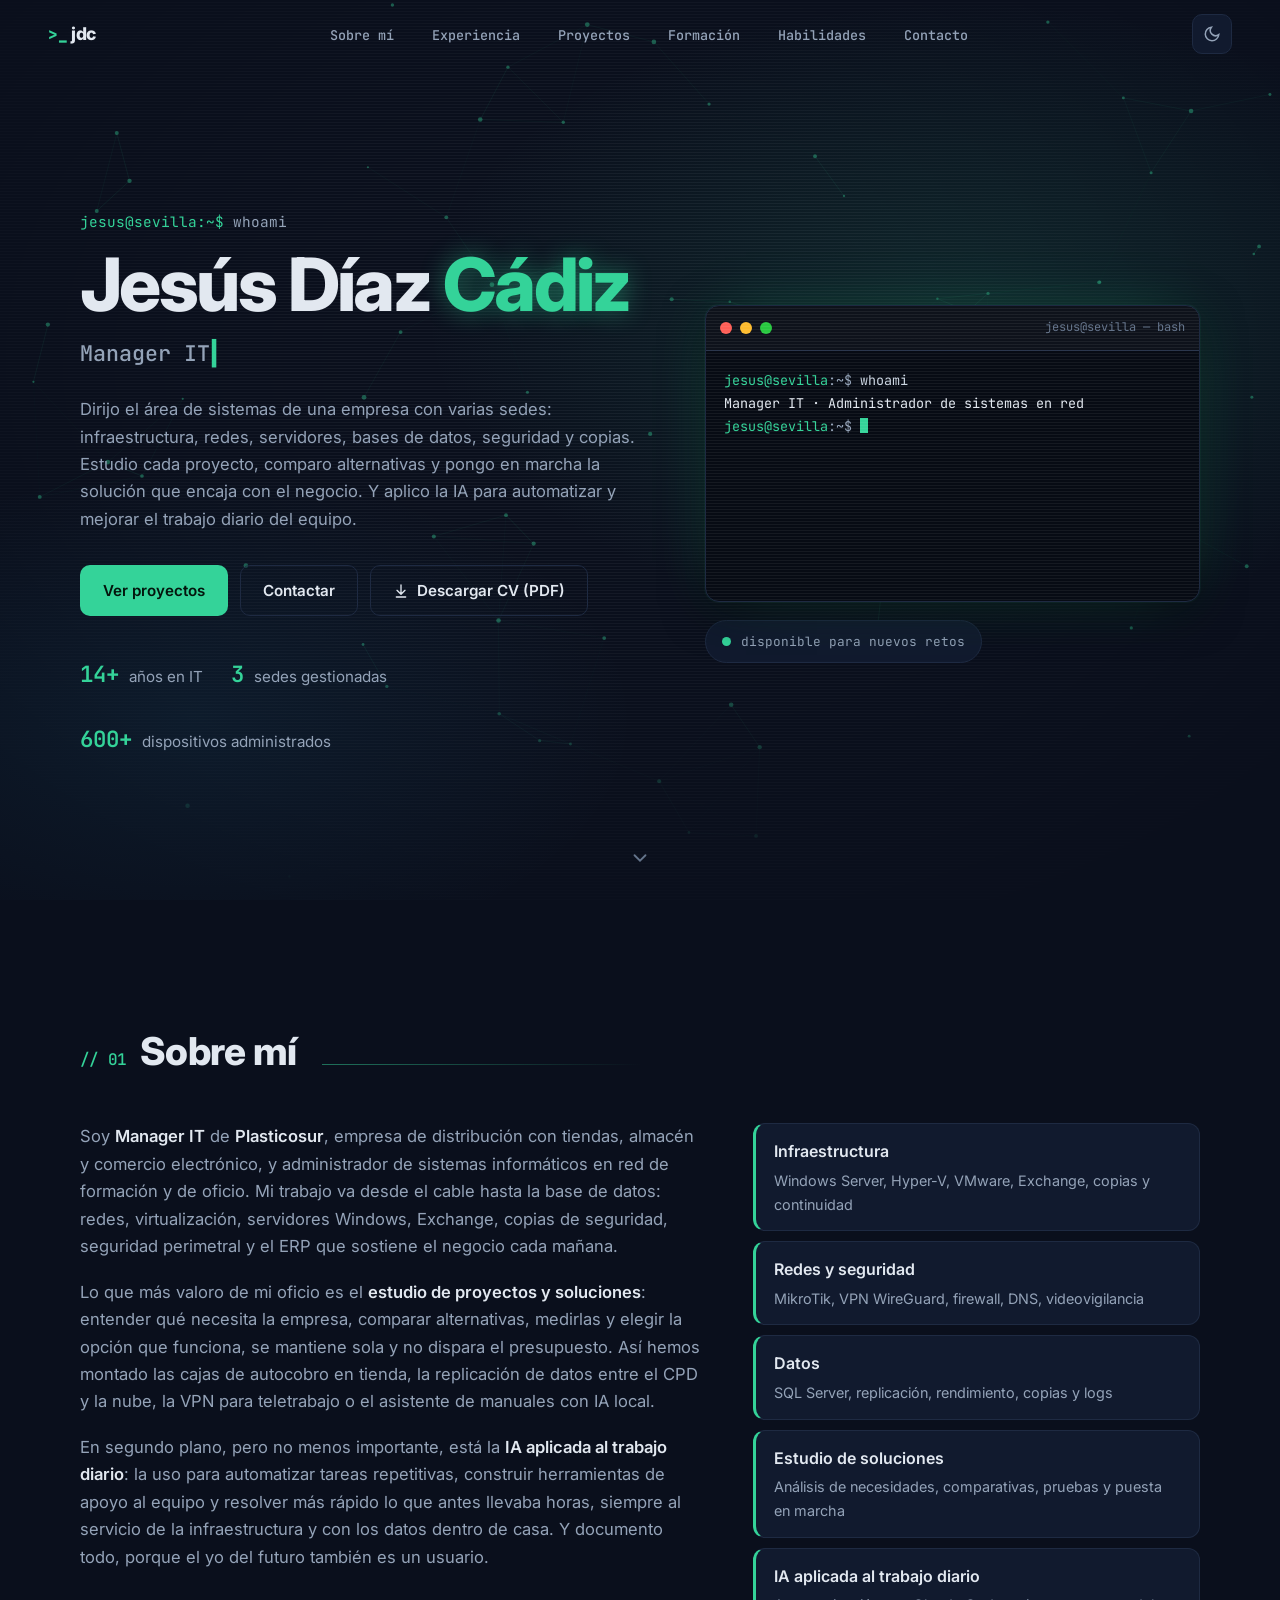
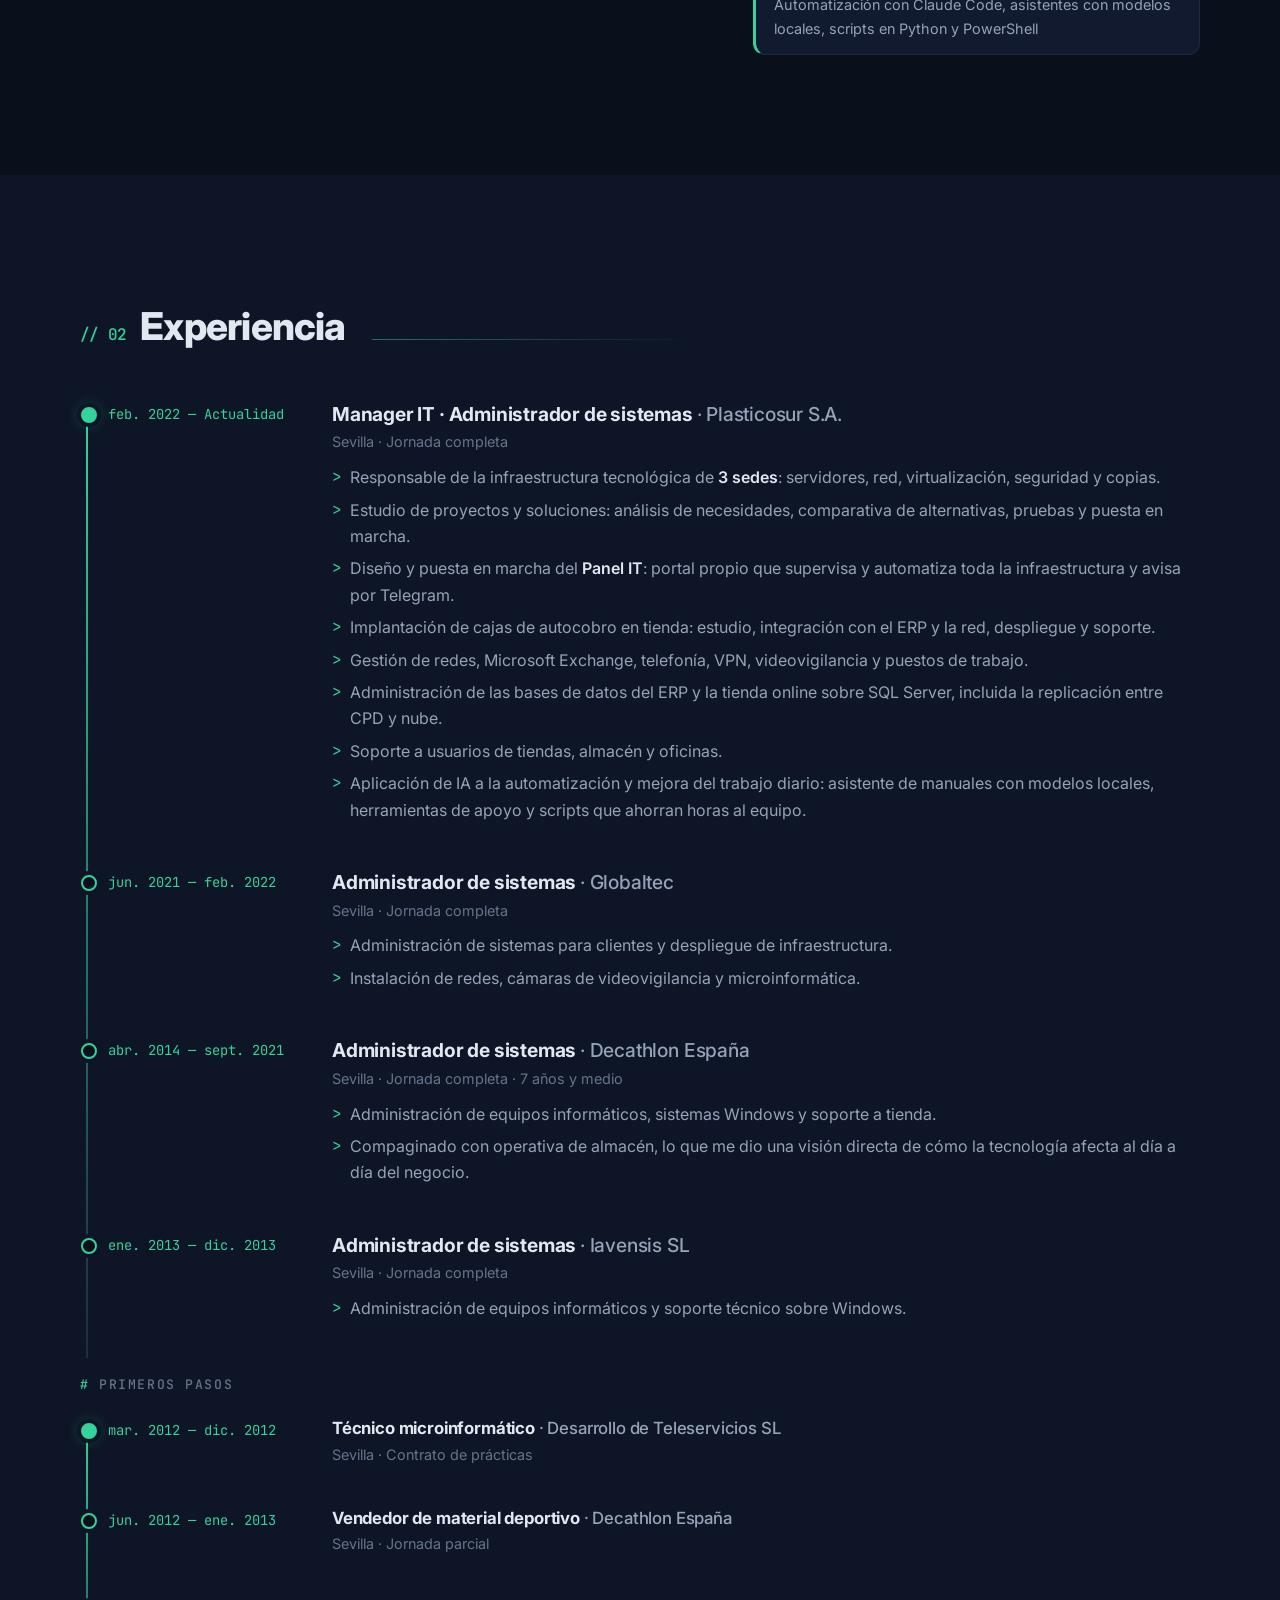
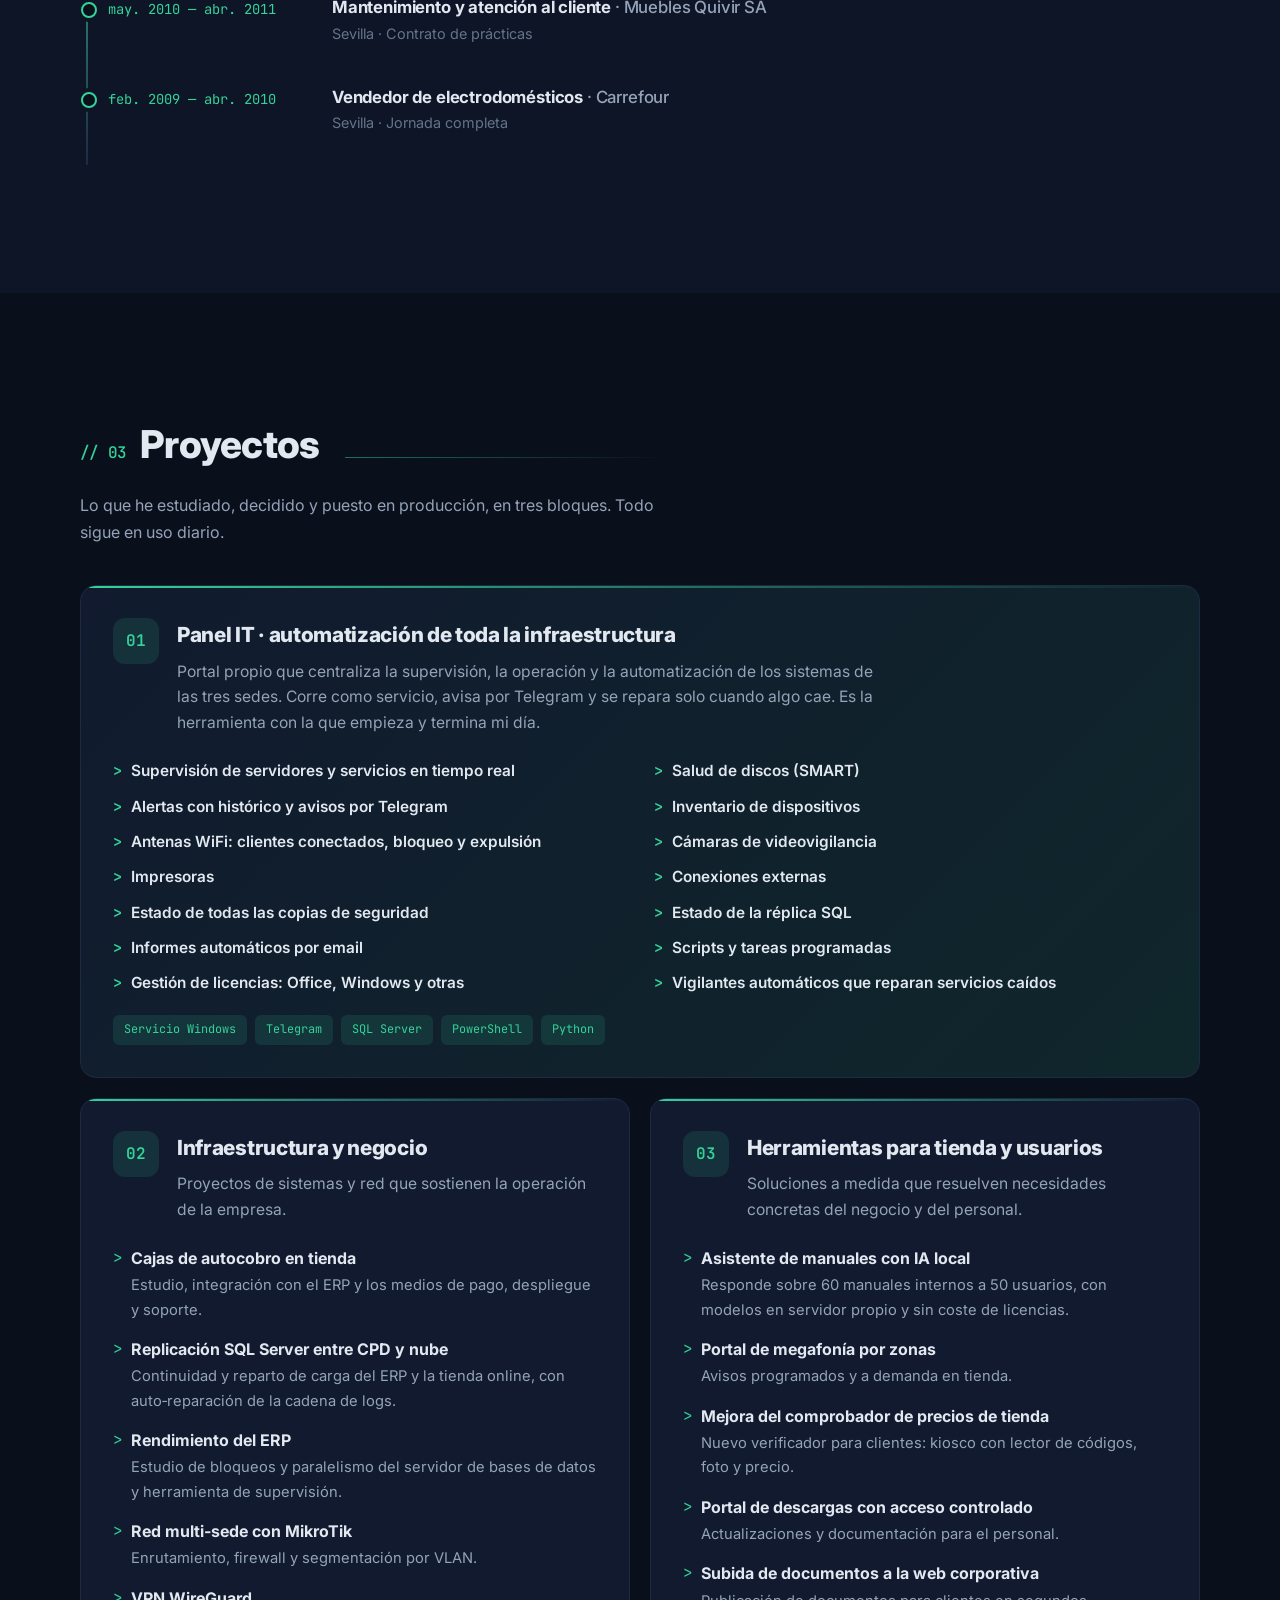
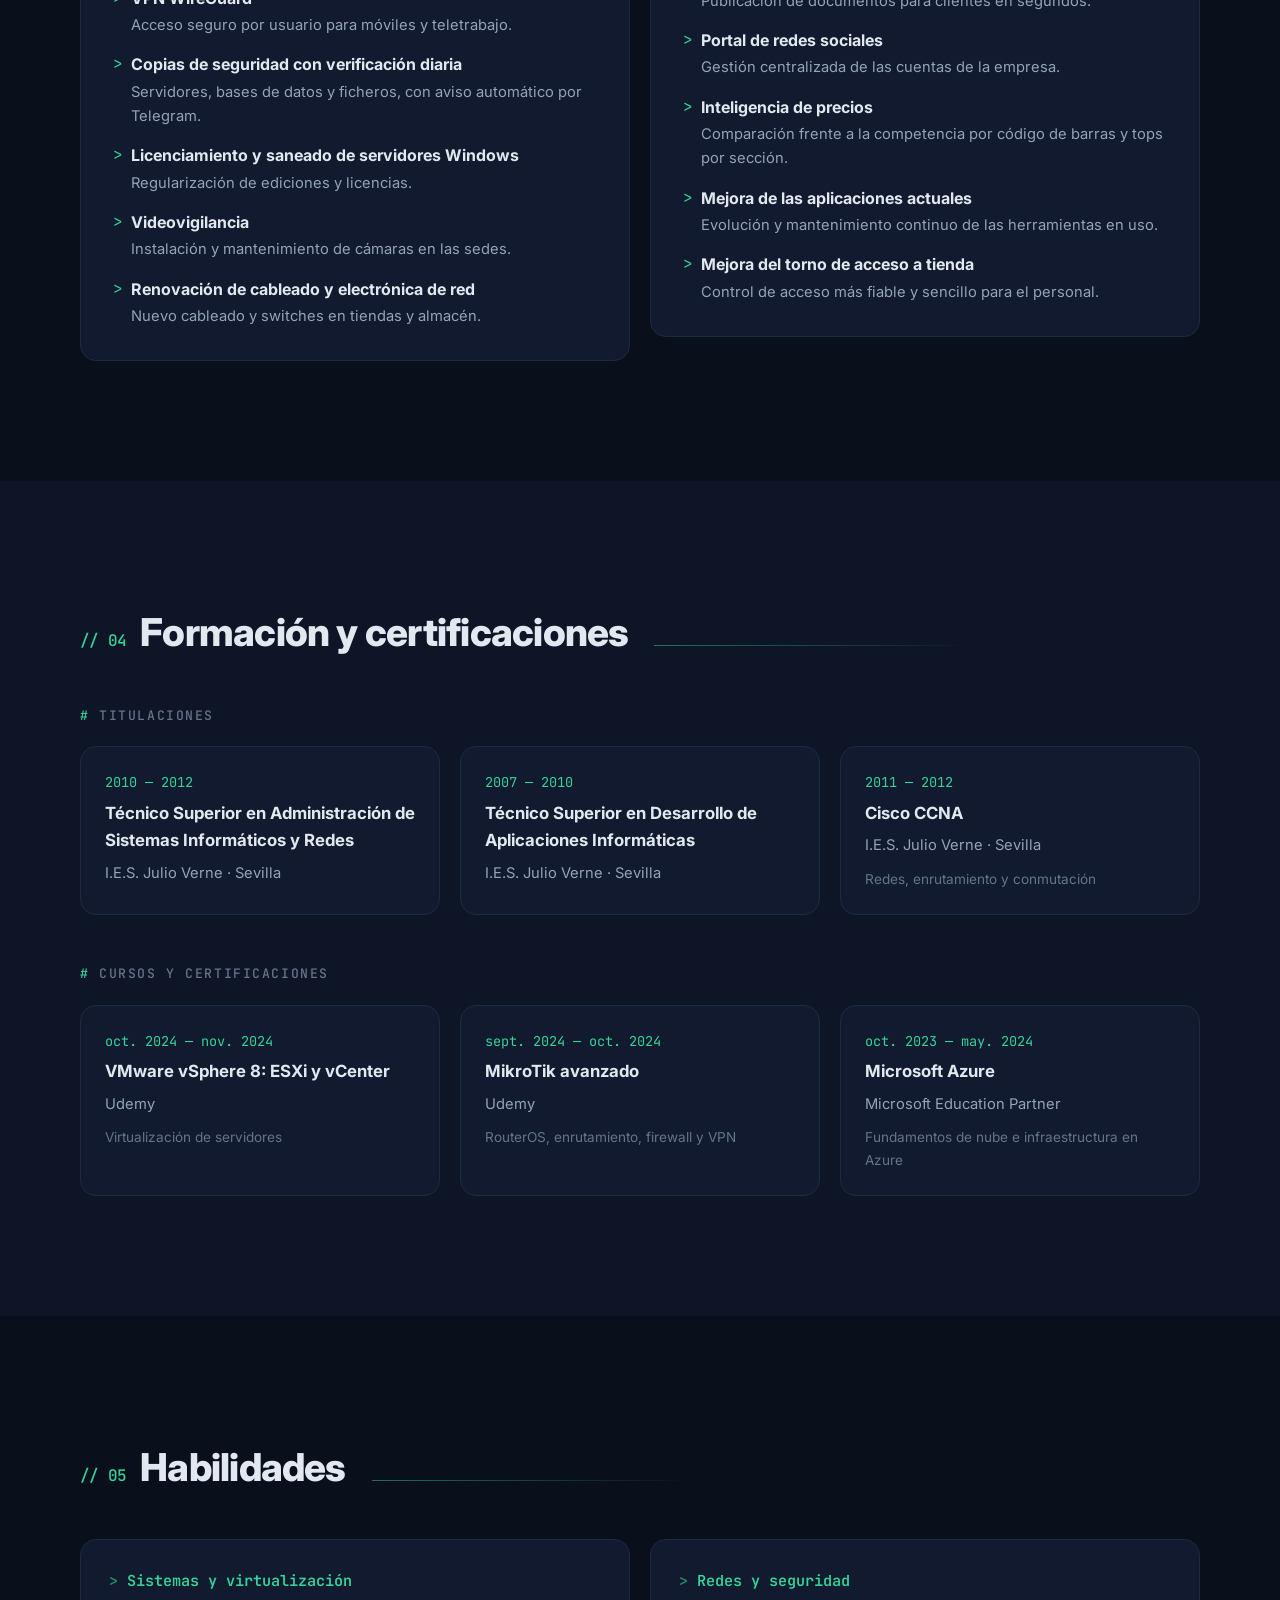
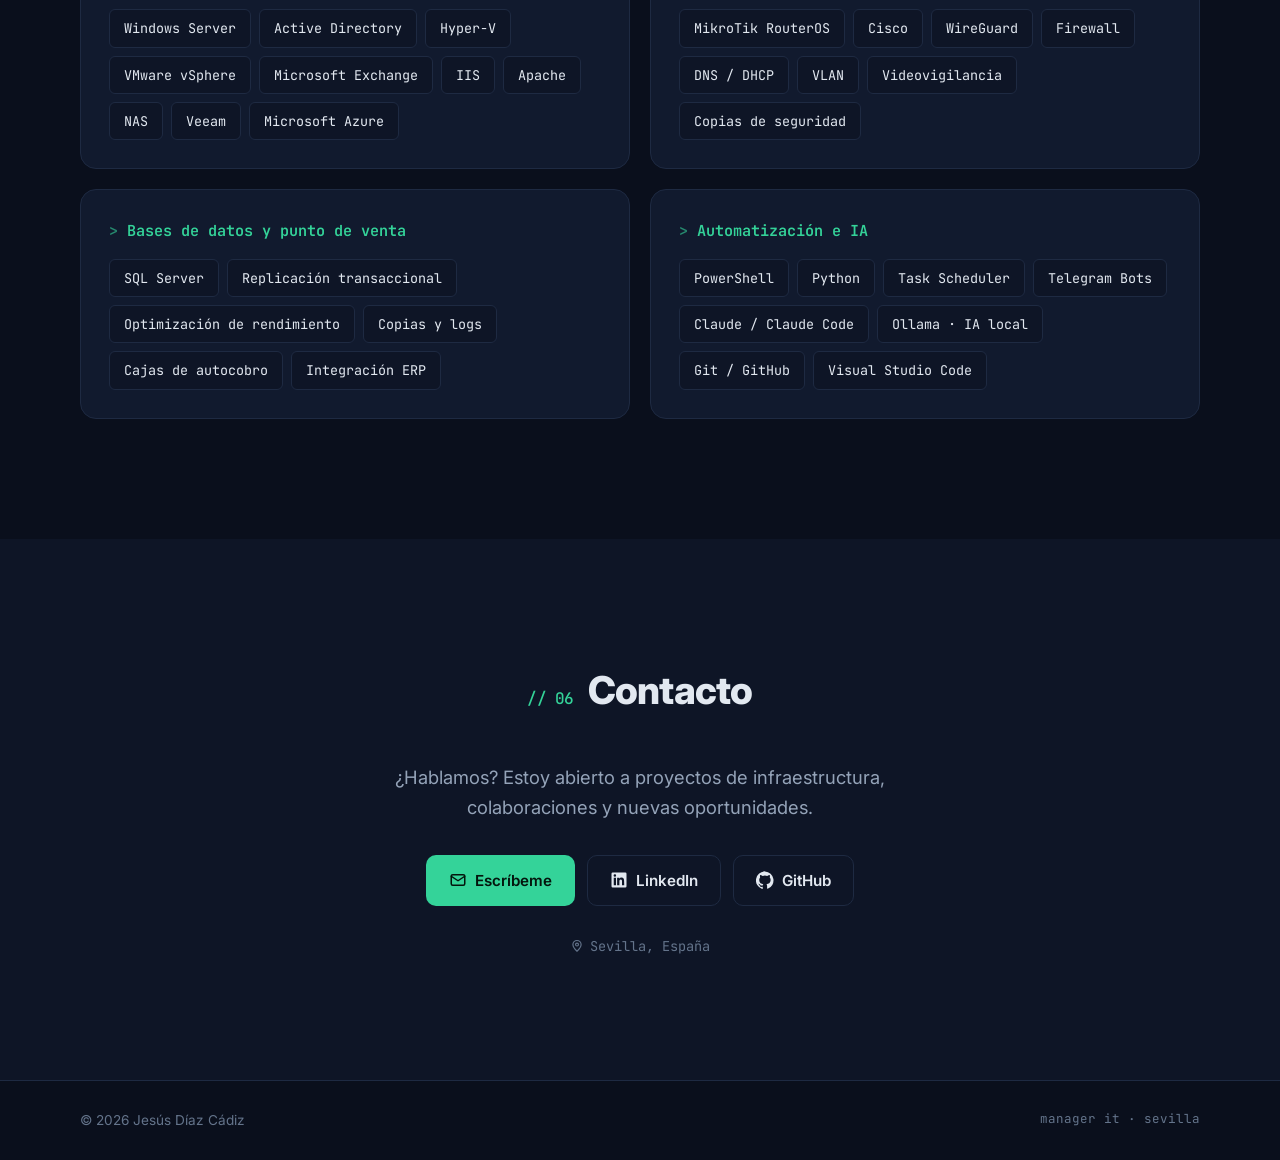
<file: index.html>
<!DOCTYPE html>
<html lang="es">
<head>
<meta charset="UTF-8">
<meta name="viewport" content="width=device-width, initial-scale=1.0">
<title>Jesús Díaz Cádiz · Manager IT</title>
<meta name="description" content="Jesús Díaz Cádiz, Manager IT y administrador de sistemas informáticos en red en Sevilla. Infraestructura, redes, servidores, bases de datos, estudio de soluciones e IA aplicada a la automatización del trabajo diario.">
<meta property="og:title" content="Jesús Díaz Cádiz · Manager IT">
<meta property="og:description" content="Manager IT: infraestructura, redes, servidores, estudio de soluciones e IA aplicada. Portfolio profesional.">
<meta property="og:type" content="website">
<link rel="icon" href="img/favicon.svg" type="image/svg+xml">
<link rel="preconnect" href="https://fonts.googleapis.com">
<link rel="preconnect" href="https://fonts.gstatic.com" crossorigin>
<link href="https://fonts.googleapis.com/css2?family=Inter:wght@400;500;600;700;800&family=JetBrains+Mono:wght@500&display=swap" rel="stylesheet">
<link rel="stylesheet" href="css/estilo.css?v=20260922">
</head>
<body>

<nav class="nav" id="nav">
  <a href="#inicio" class="nav__logo"><span class="mono">&gt;_</span> jdc</a>
  <ul class="nav__links" id="navlinks">
    <li><a href="#sobre-mi">Sobre mí</a></li>
    <li><a href="#experiencia">Experiencia</a></li>
    <li><a href="#proyectos">Proyectos</a></li>
    <li><a href="#formacion">Formación</a></li>
    <li><a href="#habilidades">Habilidades</a></li>
    <li><a href="#contacto">Contacto</a></li>
  </ul>
  <div class="nav__actions">
    <button class="btn-icon" id="tema" aria-label="Cambiar tema" title="Cambiar tema">
      <svg class="icon-sol" width="18" height="18" viewBox="0 0 24 24" fill="none" stroke="currentColor" stroke-width="2" stroke-linecap="round"><circle cx="12" cy="12" r="4"/><path d="M12 2v2M12 20v2M4.9 4.9l1.4 1.4M17.7 17.7l1.4 1.4M2 12h2M20 12h2M4.9 19.1l1.4-1.4M17.7 6.3l1.4-1.4"/></svg>
      <svg class="icon-luna" width="18" height="18" viewBox="0 0 24 24" fill="none" stroke="currentColor" stroke-width="2" stroke-linecap="round"><path d="M21 12.8A9 9 0 1 1 11.2 3a7 7 0 0 0 9.8 9.8z"/></svg>
    </button>
    <button class="btn-icon nav__burger" id="burger" aria-label="Menú">
      <svg width="20" height="20" viewBox="0 0 24 24" fill="none" stroke="currentColor" stroke-width="2" stroke-linecap="round"><path d="M4 7h16M4 12h16M4 17h16"/></svg>
    </button>
  </div>
</nav>

<!-- ===== PORTADA ===== -->
<header class="hero" id="inicio">
  <canvas class="hero__red" id="red" aria-hidden="true"></canvas>
  <div class="hero__fondo" aria-hidden="true"></div>
  <div class="contenedor hero__grid">
    <div class="hero__texto">
      <p class="hero__saludo mono entrada entrada--1"><span class="prompt">jesus@sevilla:~$</span> whoami</p>
      <h1 class="hero__nombre entrada entrada--2">Jesús Díaz <span class="acento">Cádiz</span></h1>
      <p class="hero__rol entrada entrada--3"><span id="maquina">Manager IT</span><span class="cursor" aria-hidden="true"></span></p>
      <p class="hero__lead entrada entrada--4">
        Dirijo el área de sistemas de una empresa con varias sedes: infraestructura, redes, servidores,
        bases de datos, seguridad y copias. Estudio cada proyecto, comparo alternativas y pongo en marcha
        la solución que encaja con el negocio. Y aplico la IA para automatizar y mejorar el trabajo diario
        del equipo.
      </p>
      <div class="hero__cta entrada entrada--5">
        <a href="#proyectos" class="btn btn--primario">Ver proyectos</a>
        <a href="#contacto" class="btn btn--fantasma">Contactar</a>
        <a class="btn btn--fantasma" href="cv/Jesus_Diaz_Cadiz_CV.pdf" download="Jesus_Diaz_Cadiz_CV.pdf">
          <svg width="16" height="16" viewBox="0 0 24 24" fill="none" stroke="currentColor" stroke-width="2" stroke-linecap="round" stroke-linejoin="round"><path d="M12 3v12M6 11l6 6 6-6M5 21h14"/></svg>
          Descargar CV (PDF)
        </a>
      </div>
      <ul class="hero__datos entrada entrada--6">
        <li><span class="mono acento">14+</span> años en IT</li>
        <li><span class="mono acento">3</span> sedes gestionadas</li>
        <li><span class="mono acento">600+</span> dispositivos administrados</li>
      </ul>
    </div>
    <div class="hero__lateral entrada entrada--der">
      <div class="terminal">
        <div class="terminal__barra">
          <span class="terminal__punto terminal__punto--r"></span>
          <span class="terminal__punto terminal__punto--a"></span>
          <span class="terminal__punto terminal__punto--v"></span>
          <em class="mono">jesus@sevilla — bash</em>
        </div>
        <pre class="terminal__cuerpo mono" id="terminal" aria-label="Terminal decorativa"></pre>
      </div>
      <div class="hero__tarjeta mono">
        <span class="punto"></span> disponible para nuevos retos
      </div>
    </div>
  </div>
  <a href="#sobre-mi" class="hero__scroll" aria-label="Bajar">
    <svg width="22" height="22" viewBox="0 0 24 24" fill="none" stroke="currentColor" stroke-width="2" stroke-linecap="round"><path d="M6 9l6 6 6-6"/></svg>
  </a>
</header>

<main>

<!-- ===== SOBRE MÍ ===== -->
<section class="seccion" id="sobre-mi">
  <div class="contenedor">
    <h2 class="seccion__titulo reveal"><span class="mono acento">// 01</span> Sobre mí</h2>
    <div class="sobre reveal">
      <div class="sobre__texto">
        <p>
          Soy <strong>Manager IT</strong> de <strong>Plasticosur</strong>, empresa de distribución con
          tiendas, almacén y comercio electrónico, y administrador de sistemas informáticos en red de
          formación y de oficio. Mi trabajo va desde el cable hasta la base de datos: redes, virtualización,
          servidores Windows, Exchange, copias de seguridad, seguridad perimetral y el ERP que sostiene
          el negocio cada mañana.
        </p>
        <p>
          Lo que más valoro de mi oficio es el <strong>estudio de proyectos y soluciones</strong>:
          entender qué necesita la empresa, comparar alternativas, medirlas y elegir la opción que
          funciona, se mantiene sola y no dispara el presupuesto. Así hemos montado las cajas de
          autocobro en tienda, la replicación de datos entre el CPD y la nube, la VPN para teletrabajo
          o el asistente de manuales con IA local.
        </p>
        <p>
          En segundo plano, pero no menos importante, está la <strong>IA aplicada al trabajo diario</strong>:
          la uso para automatizar tareas repetitivas, construir herramientas de apoyo al equipo y resolver
          más rápido lo que antes llevaba horas, siempre al servicio de la infraestructura y con los datos
          dentro de casa. Y documento todo, porque el yo del futuro también es un usuario.
        </p>
      </div>
      <div class="sobre__lateral">
      <ul class="sobre__claves">
        <li><strong>Infraestructura</strong><span>Windows Server, Hyper-V, VMware, Exchange, copias y continuidad</span></li>
        <li><strong>Redes y seguridad</strong><span>MikroTik, VPN WireGuard, firewall, DNS, videovigilancia</span></li>
        <li><strong>Datos</strong><span>SQL Server, replicación, rendimiento, copias y logs</span></li>
        <li><strong>Estudio de soluciones</strong><span>Análisis de necesidades, comparativas, pruebas y puesta en marcha</span></li>
        <li><strong>IA aplicada al trabajo diario</strong><span>Automatización con Claude Code, asistentes con modelos locales, scripts en Python y PowerShell</span></li>
      </ul>
      </div>
    </div>
  </div>
</section>

<!-- ===== EXPERIENCIA ===== -->
<section class="seccion seccion--alt" id="experiencia">
  <div class="contenedor">
    <h2 class="seccion__titulo reveal"><span class="mono acento">// 02</span> Experiencia</h2>
    <ol class="timeline">

      <li class="timeline__item reveal">
        <div class="timeline__fecha mono">feb. 2022 — Actualidad</div>
        <div class="timeline__cuerpo">
          <h3>Manager IT · Administrador de sistemas <span class="timeline__empresa">· Plasticosur S.A.</span></h3>
          <p class="timeline__lugar">Sevilla · Jornada completa</p>
          <ul>
            <li>Responsable de la infraestructura tecnológica de <strong>3 sedes</strong>: servidores, red, virtualización, seguridad y copias.</li>
            <li>Estudio de proyectos y soluciones: análisis de necesidades, comparativa de alternativas, pruebas y puesta en marcha.</li>
            <li>Diseño y puesta en marcha del <strong>Panel IT</strong>: portal propio que supervisa y automatiza toda la infraestructura y avisa por Telegram.</li>
            <li>Implantación de cajas de autocobro en tienda: estudio, integración con el ERP y la red, despliegue y soporte.</li>
            <li>Gestión de redes, Microsoft Exchange, telefonía, VPN, videovigilancia y puestos de trabajo.</li>
            <li>Administración de las bases de datos del ERP y la tienda online sobre SQL Server, incluida la replicación entre CPD y nube.</li>
            <li>Soporte a usuarios de tiendas, almacén y oficinas.</li>
            <li>Aplicación de IA a la automatización y mejora del trabajo diario: asistente de manuales con modelos locales, herramientas de apoyo y scripts que ahorran horas al equipo.</li>
          </ul>
        </div>
      </li>

      <li class="timeline__item reveal">
        <div class="timeline__fecha mono">jun. 2021 — feb. 2022</div>
        <div class="timeline__cuerpo">
          <h3>Administrador de sistemas <span class="timeline__empresa">· Globaltec</span></h3>
          <p class="timeline__lugar">Sevilla · Jornada completa</p>
          <ul>
            <li>Administración de sistemas para clientes y despliegue de infraestructura.</li>
            <li>Instalación de redes, cámaras de videovigilancia y microinformática.</li>
          </ul>
        </div>
      </li>

      <li class="timeline__item reveal">
        <div class="timeline__fecha mono">abr. 2014 — sept. 2021</div>
        <div class="timeline__cuerpo">
          <h3>Administrador de sistemas <span class="timeline__empresa">· Decathlon España</span></h3>
          <p class="timeline__lugar">Sevilla · Jornada completa · 7 años y medio</p>
          <ul>
            <li>Administración de equipos informáticos, sistemas Windows y soporte a tienda.</li>
            <li>Compaginado con operativa de almacén, lo que me dio una visión directa de cómo la tecnología afecta al día a día del negocio.</li>
          </ul>
        </div>
      </li>

      <li class="timeline__item reveal">
        <div class="timeline__fecha mono">ene. 2013 — dic. 2013</div>
        <div class="timeline__cuerpo">
          <h3>Administrador de sistemas <span class="timeline__empresa">· Iavensis SL</span></h3>
          <p class="timeline__lugar">Sevilla · Jornada completa</p>
          <ul>
            <li>Administración de equipos informáticos y soporte técnico sobre Windows.</li>
          </ul>
        </div>
      </li>

    </ol>

    <h3 class="subtitulo reveal">Primeros pasos</h3>
    <ol class="timeline timeline--compacta">
      <li class="timeline__item reveal">
        <div class="timeline__fecha mono">mar. 2012 — dic. 2012</div>
        <div class="timeline__cuerpo">
          <h3>Técnico microinformático <span class="timeline__empresa">· Desarrollo de Teleservicios SL</span></h3>
          <p class="timeline__lugar">Sevilla · Contrato de prácticas</p>
        </div>
      </li>
      <li class="timeline__item reveal">
        <div class="timeline__fecha mono">jun. 2012 — ene. 2013</div>
        <div class="timeline__cuerpo">
          <h3>Vendedor de material deportivo <span class="timeline__empresa">· Decathlon España</span></h3>
          <p class="timeline__lugar">Sevilla · Jornada parcial</p>
        </div>
      </li>
      <li class="timeline__item reveal">
        <div class="timeline__fecha mono">may. 2010 — abr. 2011</div>
        <div class="timeline__cuerpo">
          <h3>Mantenimiento y atención al cliente <span class="timeline__empresa">· Muebles Quivir SA</span></h3>
          <p class="timeline__lugar">Sevilla · Contrato de prácticas</p>
        </div>
      </li>
      <li class="timeline__item reveal">
        <div class="timeline__fecha mono">feb. 2009 — abr. 2010</div>
        <div class="timeline__cuerpo">
          <h3>Vendedor de electrodomésticos <span class="timeline__empresa">· Carrefour</span></h3>
          <p class="timeline__lugar">Sevilla · Jornada completa</p>
        </div>
      </li>
    </ol>
  </div>
</section>

<!-- ===== PROYECTOS ===== -->
<section class="seccion" id="proyectos">
  <div class="contenedor">
    <h2 class="seccion__titulo reveal"><span class="mono acento">// 03</span> Proyectos</h2>
    <p class="seccion__intro reveal">Lo que he estudiado, decidido y puesto en producción, en tres bloques. Todo sigue en uso diario.</p>

    <!-- Grupo 1: Panel IT -->
    <article class="grupo grupo--panel reveal">
      <div class="grupo__cab">
        <span class="grupo__num mono">01</span>
        <div>
          <h3>Panel IT · automatización de toda la infraestructura</h3>
          <p>Portal propio que centraliza la supervisión, la operación y la automatización de los sistemas de las tres sedes. Corre como servicio, avisa por Telegram y se repara solo cuando algo cae. Es la herramienta con la que empieza y termina mi día.</p>
        </div>
      </div>
      <ul class="lista lista--simple">
        <li>Supervisión de servidores y servicios en tiempo real</li>
        <li>Salud de discos (SMART)</li>
        <li>Alertas con histórico y avisos por Telegram</li>
        <li>Inventario de dispositivos</li>
        <li>Antenas WiFi: clientes conectados, bloqueo y expulsión</li>
        <li>Cámaras de videovigilancia</li>
        <li>Impresoras</li>
        <li>Conexiones externas</li>
        <li>Estado de todas las copias de seguridad</li>
        <li>Estado de la réplica SQL</li>
        <li>Informes automáticos por email</li>
        <li>Scripts y tareas programadas</li>
        <li>Gestión de licencias: Office, Windows y otras</li>
        <li>Vigilantes automáticos que reparan servicios caídos</li>
      </ul>
      <ul class="tags"><li>Servicio Windows</li><li>Telegram</li><li>SQL Server</li><li>PowerShell</li><li>Python</li></ul>
    </article>

    <div class="grupos">
      <!-- Grupo 2 -->
      <article class="grupo reveal">
        <div class="grupo__cab">
          <span class="grupo__num mono">02</span>
          <div>
            <h3>Infraestructura y negocio</h3>
            <p>Proyectos de sistemas y red que sostienen la operación de la empresa.</p>
          </div>
        </div>
        <ul class="lista">
          <li><b>Cajas de autocobro en tienda</b><span>Estudio, integración con el ERP y los medios de pago, despliegue y soporte.</span></li>
          <li><b>Replicación SQL Server entre CPD y nube</b><span>Continuidad y reparto de carga del ERP y la tienda online, con auto‑reparación de la cadena de logs.</span></li>
          <li><b>Rendimiento del ERP</b><span>Estudio de bloqueos y paralelismo del servidor de bases de datos y herramienta de supervisión.</span></li>
          <li><b>Red multi‑sede con MikroTik</b><span>Enrutamiento, firewall y segmentación por VLAN.</span></li>
          <li><b>VPN WireGuard</b><span>Acceso seguro por usuario para móviles y teletrabajo.</span></li>
          <li><b>Copias de seguridad con verificación diaria</b><span>Servidores, bases de datos y ficheros, con aviso automático por Telegram.</span></li>
          <li><b>Licenciamiento y saneado de servidores Windows</b><span>Regularización de ediciones y licencias.</span></li>
          <li><b>Videovigilancia</b><span>Instalación y mantenimiento de cámaras en las sedes.</span></li>
          <li><b>Renovación de cableado y electrónica de red</b><span>Nuevo cableado y switches en tiendas y almacén.</span></li>
        </ul>
      </article>

      <!-- Grupo 3 -->
      <article class="grupo reveal">
        <div class="grupo__cab">
          <span class="grupo__num mono">03</span>
          <div>
            <h3>Herramientas para tienda y usuarios</h3>
            <p>Soluciones a medida que resuelven necesidades concretas del negocio y del personal.</p>
          </div>
        </div>
        <ul class="lista">
          <li><b>Asistente de manuales con IA local</b><span>Responde sobre 60 manuales internos a 50 usuarios, con modelos en servidor propio y sin coste de licencias.</span></li>
          <li><b>Portal de megafonía por zonas</b><span>Avisos programados y a demanda en tienda.</span></li>
          <li><b>Mejora del comprobador de precios de tienda</b><span>Nuevo verificador para clientes: kiosco con lector de códigos, foto y precio.</span></li>
          <li><b>Portal de descargas con acceso controlado</b><span>Actualizaciones y documentación para el personal.</span></li>
          <li><b>Subida de documentos a la web corporativa</b><span>Publicación de documentos para clientes en segundos.</span></li>
          <li><b>Portal de redes sociales</b><span>Gestión centralizada de las cuentas de la empresa.</span></li>
          <li><b>Inteligencia de precios</b><span>Comparación frente a la competencia por código de barras y tops por sección.</span></li>
          <li><b>Mejora de las aplicaciones actuales</b><span>Evolución y mantenimiento continuo de las herramientas en uso.</span></li>
          <li><b>Mejora del torno de acceso a tienda</b><span>Control de acceso más fiable y sencillo para el personal.</span></li>
        </ul>
      </article>
    </div>
  </div>
</section>

<!-- ===== FORMACIÓN ===== -->
<section class="seccion seccion--alt" id="formacion">
  <div class="contenedor">
    <h2 class="seccion__titulo reveal"><span class="mono acento">// 04</span> Formación y certificaciones</h2>
    <h3 class="subtitulo reveal">Titulaciones</h3>
    <div class="formacion">
      <article class="formacion__item reveal">
        <span class="mono formacion__fecha">2010 — 2012</span>
        <h3>Técnico Superior en Administración de Sistemas Informáticos y Redes</h3>
        <p>I.E.S. Julio Verne · Sevilla</p>
      </article>
      <article class="formacion__item reveal">
        <span class="mono formacion__fecha">2007 — 2010</span>
        <h3>Técnico Superior en Desarrollo de Aplicaciones Informáticas</h3>
        <p>I.E.S. Julio Verne · Sevilla</p>
      </article>
      <article class="formacion__item reveal">
        <span class="mono formacion__fecha">2011 — 2012</span>
        <h3>Cisco CCNA</h3>
        <p>I.E.S. Julio Verne · Sevilla</p>
        <p class="formacion__nota">Redes, enrutamiento y conmutación</p>
      </article>
    </div>

    <h3 class="subtitulo reveal">Cursos y certificaciones</h3>
    <div class="formacion">
      <article class="formacion__item reveal">
        <span class="mono formacion__fecha">oct. 2024 — nov. 2024</span>
        <h3>VMware vSphere 8: ESXi y vCenter</h3>
        <p>Udemy</p>
        <p class="formacion__nota">Virtualización de servidores</p>
      </article>
      <article class="formacion__item reveal">
        <span class="mono formacion__fecha">sept. 2024 — oct. 2024</span>
        <h3>MikroTik avanzado</h3>
        <p>Udemy</p>
        <p class="formacion__nota">RouterOS, enrutamiento, firewall y VPN</p>
      </article>
      <article class="formacion__item reveal">
        <span class="mono formacion__fecha">oct. 2023 — may. 2024</span>
        <h3>Microsoft Azure</h3>
        <p>Microsoft Education Partner</p>
        <p class="formacion__nota">Fundamentos de nube e infraestructura en Azure</p>
      </article>
    </div>
  </div>
</section>

<!-- ===== HABILIDADES ===== -->
<section class="seccion" id="habilidades">
  <div class="contenedor">
    <h2 class="seccion__titulo reveal"><span class="mono acento">// 05</span> Habilidades</h2>
    <div class="habilidades">
      <div class="habilidad reveal">
        <h3>Sistemas y virtualización</h3>
        <ul class="tags tags--grande"><li>Windows Server</li><li>Active Directory</li><li>Hyper‑V</li><li>VMware vSphere</li><li>Microsoft Exchange</li><li>IIS</li><li>Apache</li><li>NAS</li><li>Veeam</li><li>Microsoft Azure</li></ul>
      </div>
      <div class="habilidad reveal">
        <h3>Redes y seguridad</h3>
        <ul class="tags tags--grande"><li>MikroTik RouterOS</li><li>Cisco</li><li>WireGuard</li><li>Firewall</li><li>DNS / DHCP</li><li>VLAN</li><li>Videovigilancia</li><li>Copias de seguridad</li></ul>
      </div>
      <div class="habilidad reveal">
        <h3>Bases de datos y punto de venta</h3>
        <ul class="tags tags--grande"><li>SQL Server</li><li>Replicación transaccional</li><li>Optimización de rendimiento</li><li>Copias y logs</li><li>Cajas de autocobro</li><li>Integración ERP</li></ul>
      </div>
      <div class="habilidad reveal">
        <h3>Automatización e IA</h3>
        <ul class="tags tags--grande"><li>PowerShell</li><li>Python</li><li>Task Scheduler</li><li>Telegram Bots</li><li>Claude / Claude Code</li><li>Ollama · IA local</li><li>Git / GitHub</li><li>Visual Studio Code</li></ul>
      </div>
    </div>
  </div>
</section>

<!-- ===== CONTACTO ===== -->
<section class="seccion seccion--alt" id="contacto">
  <div class="contenedor contacto reveal">
    <h2 class="seccion__titulo"><span class="mono acento">// 06</span> Contacto</h2>
    <p class="contacto__lead">¿Hablamos? Estoy abierto a proyectos de infraestructura, colaboraciones y nuevas oportunidades.</p>
    <div class="contacto__enlaces">
      <a class="btn btn--primario" href="mailto:jesusdiazcadiz@gmail.com">
        <svg width="18" height="18" viewBox="0 0 24 24" fill="none" stroke="currentColor" stroke-width="2" stroke-linecap="round" stroke-linejoin="round"><rect x="3" y="5" width="18" height="14" rx="2"/><path d="M3 7l9 6 9-6"/></svg>
        Escríbeme
      </a>
      <a class="btn btn--fantasma" href="https://www.linkedin.com/in/jes%C3%BAs-d%C3%ADaz-c%C3%A1diz-3b68631b3" target="_blank" rel="noopener">
        <svg width="18" height="18" viewBox="0 0 24 24" fill="currentColor"><path d="M20.4 2H3.6A1.6 1.6 0 0 0 2 3.6v16.8A1.6 1.6 0 0 0 3.6 22h16.8a1.6 1.6 0 0 0 1.6-1.6V3.6A1.6 1.6 0 0 0 20.4 2zM8 19H5V9h3zM6.5 7.7A1.7 1.7 0 1 1 6.5 4.3a1.7 1.7 0 0 1 0 3.4zM19 19h-3v-4.9c0-1.2 0-2.7-1.6-2.7s-1.9 1.3-1.9 2.6V19h-3V9h2.9v1.4a3.1 3.1 0 0 1 2.8-1.6c3 0 3.6 2 3.6 4.6z"/></svg>
        LinkedIn
      </a>
      <a class="btn btn--fantasma" href="https://github.com/jesusdiazcadiz" target="_blank" rel="noopener">
        <svg width="18" height="18" viewBox="0 0 24 24" fill="currentColor"><path d="M12 .5A12 12 0 0 0 8.2 23.9c.6.1.8-.3.8-.6v-2.2c-3.3.7-4-1.6-4-1.6-.6-1.4-1.4-1.8-1.4-1.8-1.1-.7.1-.7.1-.7 1.2.1 1.8 1.2 1.8 1.2 1.1 1.8 2.8 1.3 3.5 1 .1-.8.4-1.3.8-1.6-2.7-.3-5.5-1.3-5.5-5.9 0-1.3.5-2.4 1.2-3.2-.1-.3-.5-1.5.1-3.2 0 0 1-.3 3.3 1.2a11.5 11.5 0 0 1 6 0c2.3-1.5 3.3-1.2 3.3-1.2.7 1.7.3 2.9.1 3.2.8.8 1.2 1.9 1.2 3.2 0 4.6-2.8 5.6-5.5 5.9.4.4.8 1.1.8 2.2v3.3c0 .3.2.7.8.6A12 12 0 0 0 12 .5z"/></svg>
        GitHub
      </a>
    </div>
    <p class="contacto__ubicacion mono">
      <svg width="14" height="14" viewBox="0 0 24 24" fill="none" stroke="currentColor" stroke-width="2" stroke-linecap="round" stroke-linejoin="round"><path d="M12 21s7-6.5 7-11.5a7 7 0 0 0-14 0C5 14.5 12 21 12 21z"/><circle cx="12" cy="9.5" r="2.5"/></svg>
      Sevilla, España
    </p>
  </div>
</section>

</main>

<footer class="pie">
  <div class="contenedor">
    <span>© <span id="anio"></span> Jesús Díaz Cádiz</span>
    <span class="mono">manager it · sevilla</span>
  </div>
</footer>

<script src="js/app.js?v=20260922"></script>
</body>
</html>
</file>
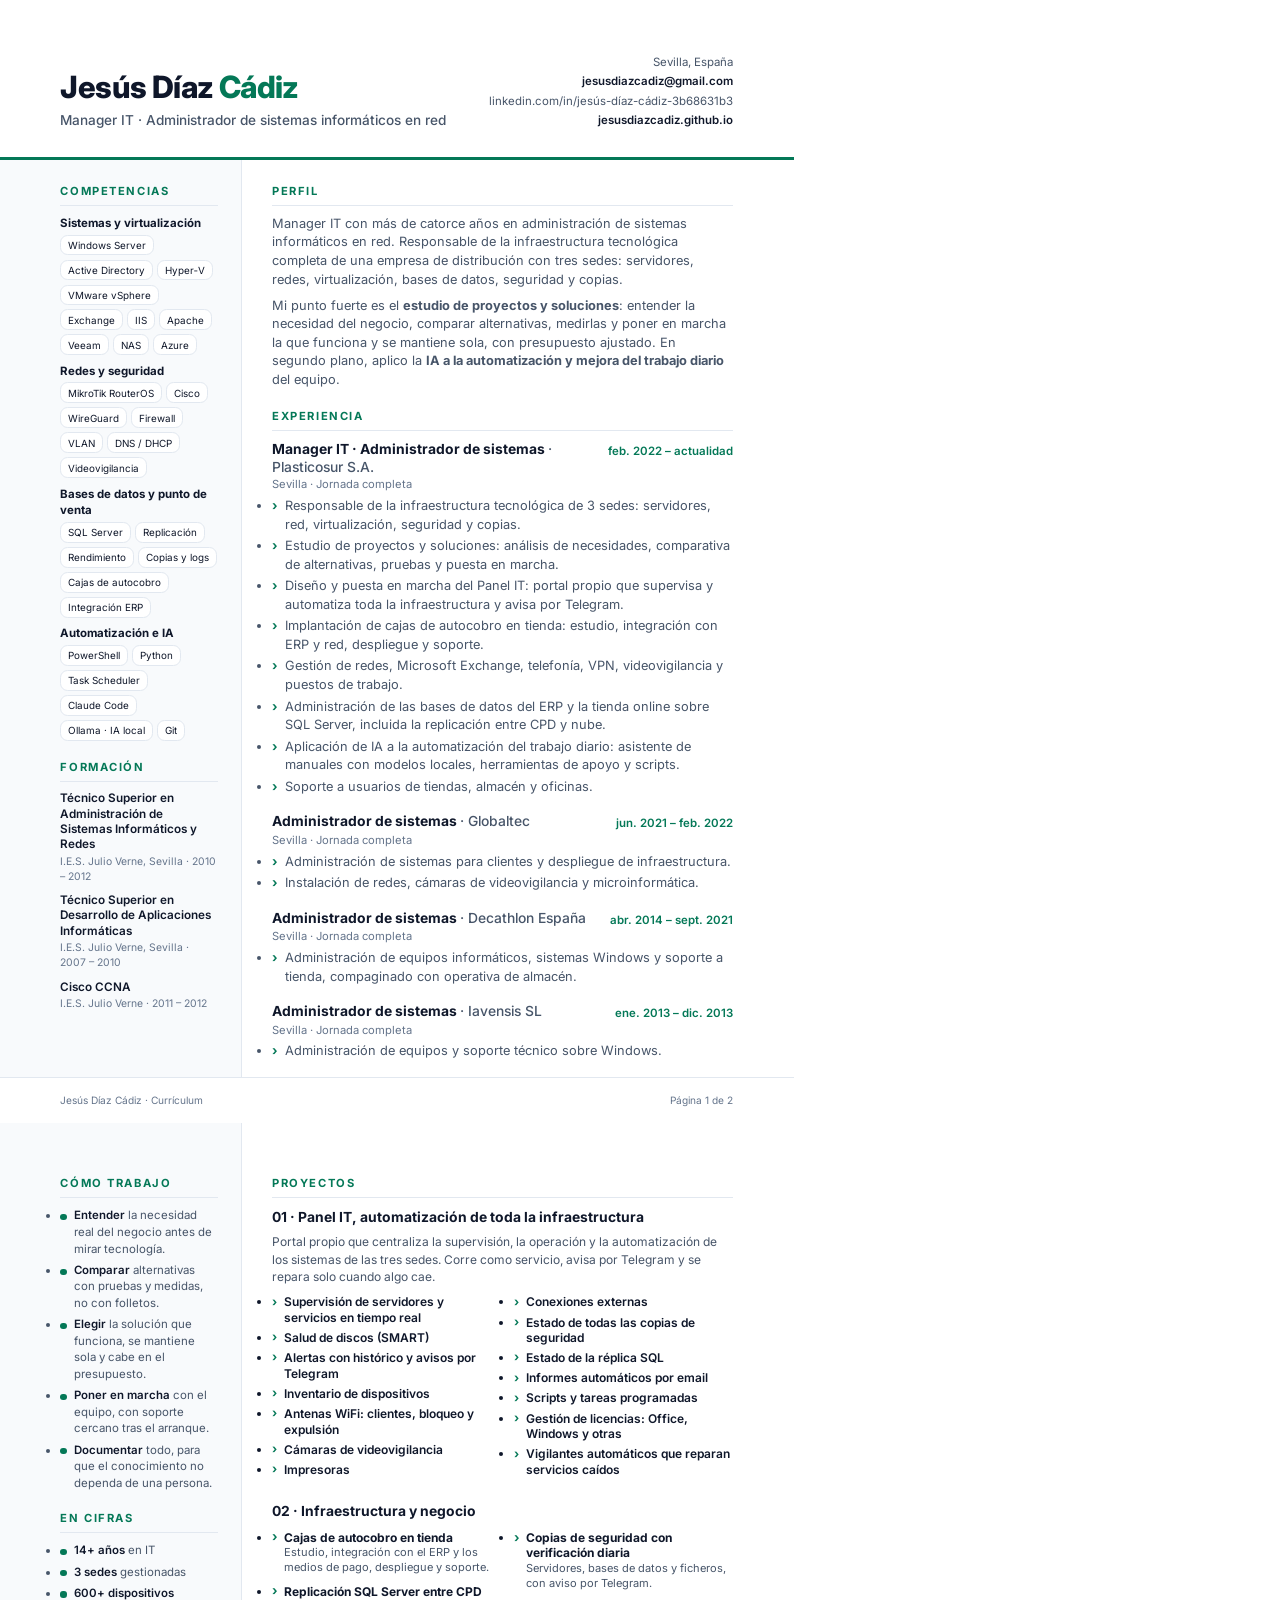
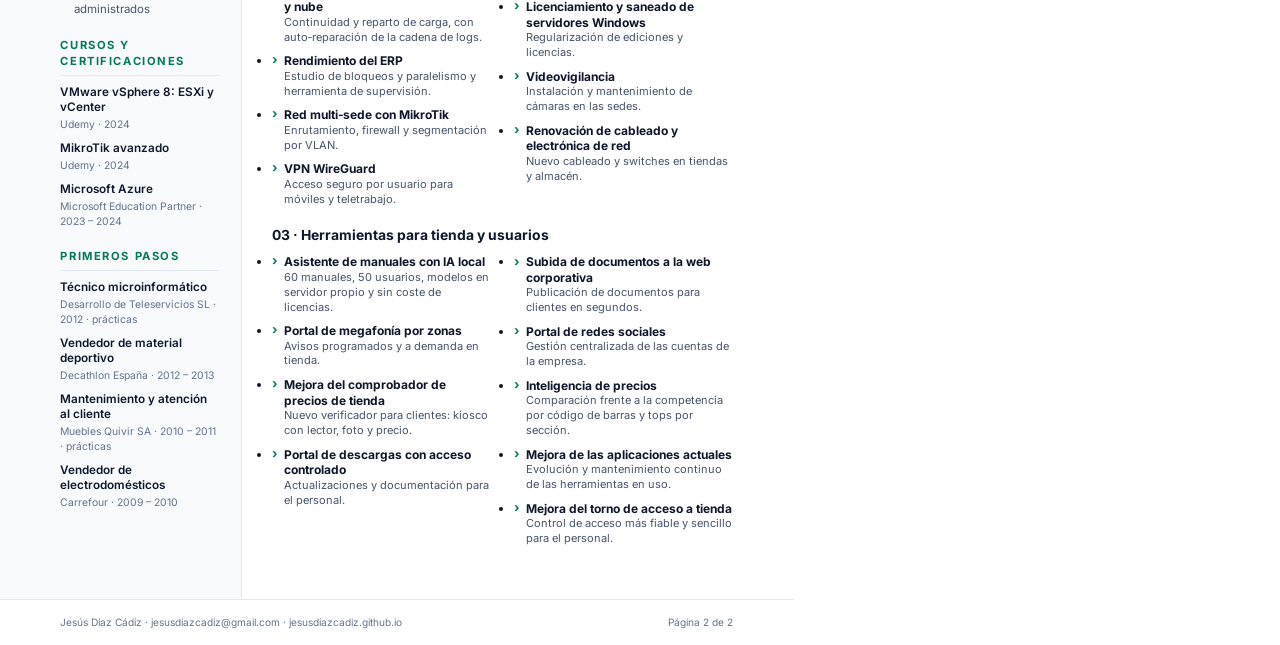
<file: cv/cv.html>
<!DOCTYPE html>
<html lang="es">
<head>
<meta charset="UTF-8">
<title>Jesús Díaz Cádiz · CV</title>
<link href="https://fonts.googleapis.com/css2?family=Inter:wght@400;500;600;700;800&display=swap" rel="stylesheet">
<style>
  @page { size: A4; margin: 0; }
  :root {
    --tinta: #0f172a; --gris: #475569; --gris-2: #64748b; --linea: #e2e8f0;
    --acento: #047857; --acento-suave: #ecfdf5; --lateral: #f8fafc;
  }
  * { box-sizing: border-box; margin: 0; padding: 0; }
  html, body { background: #fff; }
  body {
    font-family: 'Inter', 'Segoe UI', system-ui, sans-serif; color: var(--tinta);
    font-size: 9.6pt; line-height: 1.45; -webkit-print-color-adjust: exact; print-color-adjust: exact;
  }
  .pagina { width: 210mm; height: 297mm; overflow: hidden; display: grid; grid-template-columns: 64mm 1fr; grid-template-rows: auto minmax(0, 1fr) auto; page-break-after: always; }
  .pagina--2 { grid-template-rows: minmax(0, 1fr) auto; }
  .lateral, .principal { min-height: 0; overflow: hidden; }
  .pagina:last-child { page-break-after: auto; }

  /* ---- cabecera ---- */
  .cabecera { grid-column: 1 / -1; padding: 14mm 16mm 7mm; border-bottom: 3px solid var(--acento); display: flex; justify-content: space-between; align-items: flex-end; gap: 10mm; }
  .cabecera h1 { font-size: 23pt; font-weight: 800; letter-spacing: -.02em; line-height: 1.05; }
  .cabecera h1 span { color: var(--acento); }
  .cabecera .rol { font-size: 10.2pt; color: var(--gris); font-weight: 500; margin-top: 2mm; white-space: nowrap; }
  .contacto { text-align: right; flex: none; font-size: 8.6pt; color: var(--gris); line-height: 1.7; }
  .contacto b { color: var(--tinta); font-weight: 600; }

  /* ---- columnas ---- */
  .lateral { background: var(--lateral); padding: 6mm 6mm 6mm 16mm; border-right: 1px solid var(--linea); }
  .principal { padding: 6mm 16mm 6mm 8mm; }
  .pagina--2 .lateral, .pagina--2 .principal { padding-top: 14mm; }

  h2 {
    font-size: 8.4pt; text-transform: uppercase; letter-spacing: .14em; color: var(--acento);
    font-weight: 700; margin: 0 0 2.4mm; padding-bottom: 1.5mm; border-bottom: 1px solid var(--linea);
  }
  section { margin-bottom: 5mm; }
  section:last-child { margin-bottom: 0; }
  p { color: var(--gris); }

  /* lateral */
  .lateral h3 { font-size: 8.6pt; font-weight: 700; margin: 2mm 0 .8mm; color: var(--tinta); }
  .lateral h3:first-of-type { margin-top: 0; }
  .etiquetas { display: flex; flex-wrap: wrap; gap: 1.1mm; }
  .etiquetas span { font-size: 7.4pt; padding: .6mm 1.8mm; border: 1px solid var(--linea); border-radius: 2mm; background: #fff; color: var(--tinta); }
  .titulo { margin-bottom: 2.4mm; }
  .titulo b { display: block; font-size: 8.8pt; font-weight: 600; line-height: 1.3; }
  .titulo small { display: block; color: var(--gris-2); font-size: 7.8pt; margin-top: .4mm; }
  .titulo em { color: var(--acento); font-style: normal; font-weight: 600; }
  .claves li { font-size: 8.6pt; color: var(--gris); padding-left: 3.5mm; position: relative; margin-bottom: 1.2mm; }
  .claves li::before { content: ''; position: absolute; left: 0; top: 1.8mm; width: 1.6mm; height: 1.6mm; background: var(--acento); border-radius: 50%; }
  .claves b { color: var(--tinta); font-weight: 600; }

  /* principal */
  .perfil p { font-size: 9.6pt; }
  .perfil p + p { margin-top: 2mm; }
  .puesto { display: grid; grid-template-columns: 1fr auto; gap: 0 5mm; margin-bottom: 3.4mm; break-inside: avoid; }
  .puesto h3 { font-size: 10.4pt; font-weight: 700; line-height: 1.3; }
  .puesto h3 span { color: var(--gris); font-weight: 500; }
  .puesto .fecha { color: var(--acento); font-weight: 600; font-size: 8.6pt; white-space: nowrap; padding-top: .8mm; }
  .puesto .lugar { grid-column: 1 / -1; color: var(--gris-2); font-size: 8.4pt; margin-bottom: 1.2mm; }
  .puesto ul { grid-column: 1 / -1; }
  .puesto li { color: var(--gris); padding-left: 3.5mm; position: relative; margin-bottom: .8mm; }
  .puesto li::before { content: '›'; position: absolute; left: 0; color: var(--acento); font-weight: 700; }
  .compacto { columns: 2; column-gap: 6mm; }
  .compacto .puesto { margin-bottom: 2.5mm; }
  .compacto .puesto h3 { font-size: 9pt; }

  .proyecto { break-inside: avoid; margin-bottom: 3.2mm; padding-left: 3.5mm; border-left: 2px solid var(--acento-suave); }
  .proyecto b { display: block; font-size: 9.6pt; font-weight: 700; }
  .proyecto p { font-size: 9.1pt; }
  .proyecto small { display: block; color: var(--acento); font-size: 7.8pt; font-weight: 600; margin-top: .6mm; }

  /* proyectos en 3 bloques */
  .bloque { margin-bottom: 5mm; }
  .bloque__intro { font-size: 9pt; margin-bottom: 2.4mm; }
  .lista { columns: 2; column-gap: 6mm; }
  .lista li { break-inside: avoid; margin-bottom: 2mm; padding-left: 3.2mm; position: relative; }
  .lista li::before { content: '›'; position: absolute; left: 0; top: -.2mm; color: var(--acento); font-weight: 700; }
  .lista b { display: block; font-size: 9pt; font-weight: 700; line-height: 1.3; }
  .lista span { display: block; font-size: 8.3pt; color: var(--gris); line-height: 1.35; }
  .lista--simple li { margin-bottom: 1.2mm; font-size: 9pt; font-weight: 600; color: var(--tinta); line-height: 1.3; }
  .bloque__titulo { font-size: 10.4pt; font-weight: 700; color: var(--tinta); margin: 0 0 2mm; }
  .bloque__titulo + .bloque__intro { margin-top: -.5mm; }

  .pie { grid-column: 1 / -1; padding: 4mm 16mm; border-top: 1px solid var(--linea); font-size: 7.6pt; color: var(--gris-2); display: flex; justify-content: space-between; margin-top: auto; }
</style>
</head>
<body>

<!-- ================= PÁGINA 1 ================= -->
<div class="pagina">
  <header class="cabecera">
    <div>
      <h1>Jesús Díaz <span>Cádiz</span></h1>
      <div class="rol">Manager IT · Administrador de sistemas informáticos en red</div>
    </div>
    <div class="contacto">
      <div>Sevilla, España</div>
      <div><b>jesusdiazcadiz@gmail.com</b></div>
      <div>linkedin.com/in/jesús-díaz-cádiz-3b68631b3</div>
      <div><b>jesusdiazcadiz.github.io</b></div>
    </div>
  </header>

  <aside class="lateral">
    <section>
      <h2>Competencias</h2>
      <h3>Sistemas y virtualización</h3>
      <div class="etiquetas"><span>Windows Server</span><span>Active Directory</span><span>Hyper‑V</span><span>VMware vSphere</span><span>Exchange</span><span>IIS</span><span>Apache</span><span>Veeam</span><span>NAS</span><span>Azure</span></div>
      <h3>Redes y seguridad</h3>
      <div class="etiquetas"><span>MikroTik RouterOS</span><span>Cisco</span><span>WireGuard</span><span>Firewall</span><span>VLAN</span><span>DNS / DHCP</span><span>Videovigilancia</span></div>
      <h3>Bases de datos y punto de venta</h3>
      <div class="etiquetas"><span>SQL Server</span><span>Replicación</span><span>Rendimiento</span><span>Copias y logs</span><span>Cajas de autocobro</span><span>Integración ERP</span></div>
      <h3>Automatización e IA</h3>
      <div class="etiquetas"><span>PowerShell</span><span>Python</span><span>Task Scheduler</span><span>Claude Code</span><span>Ollama · IA local</span><span>Git</span></div>
    </section>

    <section>
      <h2>Formación</h2>
      <div class="titulo"><b>Técnico Superior en Administración de Sistemas Informáticos y Redes</b><small>I.E.S. Julio Verne, Sevilla · 2010 – 2012</small></div>
      <div class="titulo"><b>Técnico Superior en Desarrollo de Aplicaciones Informáticas</b><small>I.E.S. Julio Verne, Sevilla · 2007 – 2010</small></div>
      <div class="titulo"><b>Cisco CCNA</b><small>I.E.S. Julio Verne · 2011 – 2012</small></div>
    </section>


  </aside>

  <main class="principal">
    <section class="perfil">
      <h2>Perfil</h2>
      <p>Manager IT con más de catorce años en administración de sistemas informáticos en red. Responsable de la infraestructura tecnológica completa de una empresa de distribución con tres sedes: servidores, redes, virtualización, bases de datos, seguridad y copias.</p>
      <p>Mi punto fuerte es el <b>estudio de proyectos y soluciones</b>: entender la necesidad del negocio, comparar alternativas, medirlas y poner en marcha la que funciona y se mantiene sola, con presupuesto ajustado. En segundo plano, aplico la <b>IA a la automatización y mejora del trabajo diario</b> del equipo.</p>
    </section>

    <section>
      <h2>Experiencia</h2>

      <div class="puesto">
        <h3>Manager IT · Administrador de sistemas <span>· Plasticosur S.A.</span></h3>
        <div class="fecha">feb. 2022 – actualidad</div>
        <div class="lugar">Sevilla · Jornada completa</div>
        <ul>
          <li>Responsable de la infraestructura tecnológica de 3 sedes: servidores, red, virtualización, seguridad y copias.</li>
          <li>Estudio de proyectos y soluciones: análisis de necesidades, comparativa de alternativas, pruebas y puesta en marcha.</li>
          <li>Diseño y puesta en marcha del Panel IT: portal propio que supervisa y automatiza toda la infraestructura y avisa por Telegram.</li>
          <li>Implantación de cajas de autocobro en tienda: estudio, integración con ERP y red, despliegue y soporte.</li>
          <li>Gestión de redes, Microsoft Exchange, telefonía, VPN, videovigilancia y puestos de trabajo.</li>
          <li>Administración de las bases de datos del ERP y la tienda online sobre SQL Server, incluida la replicación entre CPD y nube.</li>
          <li>Aplicación de IA a la automatización del trabajo diario: asistente de manuales con modelos locales, herramientas de apoyo y scripts.</li>
          <li>Soporte a usuarios de tiendas, almacén y oficinas.</li>
        </ul>
      </div>

      <div class="puesto">
        <h3>Administrador de sistemas <span>· Globaltec</span></h3>
        <div class="fecha">jun. 2021 – feb. 2022</div>
        <div class="lugar">Sevilla · Jornada completa</div>
        <ul>
          <li>Administración de sistemas para clientes y despliegue de infraestructura.</li>
          <li>Instalación de redes, cámaras de videovigilancia y microinformática.</li>
        </ul>
      </div>

      <div class="puesto">
        <h3>Administrador de sistemas <span>· Decathlon España</span></h3>
        <div class="fecha">abr. 2014 – sept. 2021</div>
        <div class="lugar">Sevilla · Jornada completa</div>
        <ul>
          <li>Administración de equipos informáticos, sistemas Windows y soporte a tienda, compaginado con operativa de almacén.</li>
        </ul>
      </div>

      <div class="puesto">
        <h3>Administrador de sistemas <span>· Iavensis SL</span></h3>
        <div class="fecha">ene. 2013 – dic. 2013</div>
        <div class="lugar">Sevilla · Jornada completa</div>
        <ul>
          <li>Administración de equipos y soporte técnico sobre Windows.</li>
        </ul>
      </div>
    </section>
  </main>

  <footer class="pie"><span>Jesús Díaz Cádiz · Currículum</span><span>Página 1 de 2</span></footer>
</div>

<!-- ================= PÁGINA 2 ================= -->
<div class="pagina pagina--2">
  <aside class="lateral">
    <section>
      <h2>Cómo trabajo</h2>
      <ul class="claves">
        <li><b>Entender</b> la necesidad real del negocio antes de mirar tecnología.</li>
        <li><b>Comparar</b> alternativas con pruebas y medidas, no con folletos.</li>
        <li><b>Elegir</b> la solución que funciona, se mantiene sola y cabe en el presupuesto.</li>
        <li><b>Poner en marcha</b> con el equipo, con soporte cercano tras el arranque.</li>
        <li><b>Documentar</b> todo, para que el conocimiento no dependa de una persona.</li>
      </ul>
    </section>
    <section>
      <h2>En cifras</h2>
      <ul class="claves">
        <li><b>14+ años</b> en IT</li>
        <li><b>3 sedes</b> gestionadas</li>
        <li><b>600+ dispositivos</b> administrados</li>
      </ul>
    </section>
    <section>
      <h2>Cursos y certificaciones</h2>
      <div class="titulo"><b>VMware vSphere 8: ESXi y vCenter</b><small>Udemy · 2024</small></div>
      <div class="titulo"><b>MikroTik avanzado</b><small>Udemy · 2024</small></div>
      <div class="titulo"><b>Microsoft Azure</b><small>Microsoft Education Partner · 2023 – 2024</small></div>
    </section>
    <section>
      <h2>Primeros pasos</h2>
      <div class="titulo"><b>Técnico microinformático</b><small>Desarrollo de Teleservicios SL · 2012 · prácticas</small></div>
      <div class="titulo"><b>Vendedor de material deportivo</b><small>Decathlon España · 2012 – 2013</small></div>
      <div class="titulo"><b>Mantenimiento y atención al cliente</b><small>Muebles Quivir SA · 2010 – 2011 · prácticas</small></div>
      <div class="titulo"><b>Vendedor de electrodomésticos</b><small>Carrefour · 2009 – 2010</small></div>
    </section>
  </aside>

  <main class="principal">
    <section class="bloque">
      <h2>Proyectos</h2>
      <h3 class="bloque__titulo">01 · Panel IT, automatización de toda la infraestructura</h3>
      <p class="bloque__intro">Portal propio que centraliza la supervisión, la operación y la automatización de los sistemas de las tres sedes. Corre como servicio, avisa por Telegram y se repara solo cuando algo cae.</p>
      <ul class="lista lista--simple">
        <li>Supervisión de servidores y servicios en tiempo real</li>
        <li>Salud de discos (SMART)</li>
        <li>Alertas con histórico y avisos por Telegram</li>
        <li>Inventario de dispositivos</li>
        <li>Antenas WiFi: clientes, bloqueo y expulsión</li>
        <li>Cámaras de videovigilancia</li>
        <li>Impresoras</li>
        <li>Conexiones externas</li>
        <li>Estado de todas las copias de seguridad</li>
        <li>Estado de la réplica SQL</li>
        <li>Informes automáticos por email</li>
        <li>Scripts y tareas programadas</li>
        <li>Gestión de licencias: Office, Windows y otras</li>
        <li>Vigilantes automáticos que reparan servicios caídos</li>
      </ul>
    </section>

    <section class="bloque">
      <h3 class="bloque__titulo">02 · Infraestructura y negocio</h3>
      <ul class="lista">
        <li><b>Cajas de autocobro en tienda</b><span>Estudio, integración con el ERP y los medios de pago, despliegue y soporte.</span></li>
        <li><b>Replicación SQL Server entre CPD y nube</b><span>Continuidad y reparto de carga, con auto‑reparación de la cadena de logs.</span></li>
        <li><b>Rendimiento del ERP</b><span>Estudio de bloqueos y paralelismo y herramienta de supervisión.</span></li>
        <li><b>Red multi‑sede con MikroTik</b><span>Enrutamiento, firewall y segmentación por VLAN.</span></li>
        <li><b>VPN WireGuard</b><span>Acceso seguro por usuario para móviles y teletrabajo.</span></li>
        <li><b>Copias de seguridad con verificación diaria</b><span>Servidores, bases de datos y ficheros, con aviso por Telegram.</span></li>
        <li><b>Licenciamiento y saneado de servidores Windows</b><span>Regularización de ediciones y licencias.</span></li>
        <li><b>Videovigilancia</b><span>Instalación y mantenimiento de cámaras en las sedes.</span></li>
        <li><b>Renovación de cableado y electrónica de red</b><span>Nuevo cableado y switches en tiendas y almacén.</span></li>
      </ul>
    </section>

    <section class="bloque">
      <h3 class="bloque__titulo">03 · Herramientas para tienda y usuarios</h3>
      <ul class="lista">
        <li><b>Asistente de manuales con IA local</b><span>60 manuales, 50 usuarios, modelos en servidor propio y sin coste de licencias.</span></li>
        <li><b>Portal de megafonía por zonas</b><span>Avisos programados y a demanda en tienda.</span></li>
        <li><b>Mejora del comprobador de precios de tienda</b><span>Nuevo verificador para clientes: kiosco con lector, foto y precio.</span></li>
        <li><b>Portal de descargas con acceso controlado</b><span>Actualizaciones y documentación para el personal.</span></li>
        <li><b>Subida de documentos a la web corporativa</b><span>Publicación de documentos para clientes en segundos.</span></li>
        <li><b>Portal de redes sociales</b><span>Gestión centralizada de las cuentas de la empresa.</span></li>
        <li><b>Inteligencia de precios</b><span>Comparación frente a la competencia por código de barras y tops por sección.</span></li>
        <li><b>Mejora de las aplicaciones actuales</b><span>Evolución y mantenimiento continuo de las herramientas en uso.</span></li>
        <li><b>Mejora del torno de acceso a tienda</b><span>Control de acceso más fiable y sencillo para el personal.</span></li>
      </ul>
    </section>
  </main>

  <footer class="pie"><span>Jesús Díaz Cádiz · jesusdiazcadiz@gmail.com · jesusdiazcadiz.github.io</span><span>Página 2 de 2</span></footer>
</div>

</body>
</html>
</file>
<file: css/estilo.css>
/* =========================================================
   Jesús Díaz Cádiz · CV web
   Paleta: fondo azul noche, acento verde terminal. Alternable.
   ========================================================= */

:root {
  --fondo: #0a0f1c;
  --fondo-2: #0e1526;
  --tarjeta: #111a2e;
  --borde: #1e2a42;
  --texto: #e2e8f0;
  --texto-2: #94a3b8;
  --texto-3: #64748b;
  --acento: #34d399;
  --acento-2: #10b981;
  --acento-suave: rgba(52, 211, 153, 0.12);
  --acento-brillo: rgba(52, 211, 153, 0.45);
  --terminal-fondo: #070b14;
  --sombra: 0 10px 40px rgba(0, 0, 0, 0.5);
  --radio: 16px;
  --nav-h: 68px;
  --fuente: 'Inter', system-ui, -apple-system, 'Segoe UI', sans-serif;
  --mono: 'JetBrains Mono', 'Cascadia Code', Consolas, monospace;
}

:root[data-tema="claro"] {
  --fondo: #f8fafc;
  --fondo-2: #f1f5f9;
  --tarjeta: #ffffff;
  --borde: #e2e8f0;
  --texto: #0f172a;
  --texto-2: #475569;
  --texto-3: #64748b;
  --acento: #059669;
  --acento-2: #047857;
  --acento-suave: rgba(5, 150, 105, 0.10);
  --acento-brillo: rgba(5, 150, 105, 0.25);
  --terminal-fondo: #0f172a;
  --sombra: 0 10px 40px rgba(15, 23, 42, 0.10);
}

* { box-sizing: border-box; margin: 0; padding: 0; }
html { scroll-behavior: smooth; scroll-padding-top: var(--nav-h); }
body {
  font-family: var(--fuente);
  background: var(--fondo);
  color: var(--texto);
  line-height: 1.65;
  -webkit-font-smoothing: antialiased;
  transition: background .3s, color .3s;
  overflow-x: hidden;
}
a { color: inherit; text-decoration: none; }
ul, ol { list-style: none; }
img { max-width: 100%; display: block; }
strong { color: var(--texto); font-weight: 600; }
::selection { background: var(--acento); color: #04150d; }

.mono { font-family: var(--mono); font-size: .92em; }
.acento { color: var(--acento); }
.contenedor { width: min(1120px, 100% - 32px); margin-inline: auto; }

/* ---------- Navegación ---------- */
.nav {
  position: fixed; inset: 0 0 auto 0; height: var(--nav-h); z-index: 50;
  display: flex; align-items: center; justify-content: space-between;
  padding-inline: clamp(16px, 4vw, 48px);
  background: transparent; transition: background .3s, box-shadow .3s, backdrop-filter .3s;
}
.nav.scrolled {
  background: color-mix(in srgb, var(--fondo) 82%, transparent);
  backdrop-filter: blur(12px);
  box-shadow: 0 1px 0 var(--borde);
}
.nav__logo { font-weight: 800; letter-spacing: -.02em; font-size: 1.1rem; }
.nav__logo .mono { color: var(--acento); }
.nav__links { display: flex; gap: 28px; }
.nav__links a {
  font-family: var(--mono); font-size: .84rem; color: var(--texto-2); font-weight: 500;
  position: relative; padding: 4px 0; transition: color .2s;
}
.nav__links a::before { content: '/'; color: var(--acento); opacity: 0; margin-right: 2px; transition: opacity .2s; }
.nav__links a:hover, .nav__links a.activo { color: var(--texto); }
.nav__links a:hover::before, .nav__links a.activo::before { opacity: 1; }
.nav__actions { display: flex; gap: 8px; align-items: center; }
.btn-icon {
  width: 40px; height: 40px; border-radius: 10px; border: 1px solid var(--borde);
  background: var(--tarjeta); color: var(--texto-2); cursor: pointer;
  display: grid; place-items: center; transition: all .2s;
}
.btn-icon:hover { color: var(--acento); border-color: var(--acento); }
.icon-sol { display: none; }
:root[data-tema="claro"] .icon-sol { display: block; }
:root[data-tema="claro"] .icon-luna { display: none; }
.nav__burger { display: none; }

/* ---------- Botones ---------- */
.btn {
  display: inline-flex; align-items: center; gap: 8px;
  padding: 12px 22px; border-radius: 10px; font-weight: 600; font-size: .95rem;
  border: 1px solid transparent; cursor: pointer; font-family: inherit;
  transition: transform .2s, box-shadow .2s, background .2s, color .2s, border-color .2s;
}
.btn:hover { transform: translateY(-2px); }
.btn--primario { background: var(--acento); color: #04150d; }
.btn--primario:hover { box-shadow: 0 8px 24px var(--acento-suave), 0 0 0 4px var(--acento-suave); }
.btn--fantasma { background: transparent; color: var(--texto); border-color: var(--borde); }
.btn--fantasma:hover { border-color: var(--acento); color: var(--acento); }

/* ---------- Portada ---------- */
.hero {
  position: relative; min-height: 100svh; display: flex; align-items: center;
  padding-top: var(--nav-h); overflow: hidden;
}
.hero__red { position: absolute; inset: 0; z-index: -2; width: 100%; height: 100%; opacity: .55; }
.hero__fondo {
  position: absolute; inset: 0; z-index: -1; pointer-events: none;
  background:
    radial-gradient(ellipse 60% 50% at 75% 35%, var(--acento-suave), transparent 70%),
    radial-gradient(ellipse 50% 40% at 15% 80%, rgba(56, 189, 248, 0.07), transparent 70%),
    linear-gradient(to bottom, transparent 70%, var(--fondo));
}
/* líneas de escaneo sutiles, muy tenues */
.hero__fondo::after {
  content: ''; position: absolute; inset: 0; opacity: .05;
  background: repeating-linear-gradient(to bottom, transparent 0 2px, var(--texto) 2px 3px);
  mask-image: radial-gradient(ellipse 70% 70% at 50% 40%, #000 30%, transparent 100%);
}
:root[data-tema="claro"] .hero__fondo::after { opacity: .025; }

.hero__grid {
  display: grid; grid-template-columns: 1.15fr 1fr; gap: 56px; align-items: center;
  padding-block: 64px;
}
.hero__saludo { color: var(--texto-2); margin-bottom: 14px; font-size: .9rem; }
.hero__saludo .prompt { color: var(--acento); }
.hero__nombre {
  font-size: clamp(2.5rem, 6.2vw, 4.6rem); font-weight: 800; line-height: 1.02;
  letter-spacing: -.035em; margin-bottom: 14px;
}
.hero__nombre .acento { text-shadow: 0 0 24px var(--acento-brillo); }
.hero__rol {
  font-family: var(--mono); font-size: clamp(1.05rem, 2.2vw, 1.35rem); color: var(--texto-2);
  font-weight: 500; margin-bottom: 24px; min-height: 1.6em;
}
.cursor::after {
  content: '▍'; color: var(--acento); margin-left: 2px;
  animation: parpadeo 1s steps(1) infinite;
}
@keyframes parpadeo { 50% { opacity: 0; } }
.hero__lead { color: var(--texto-2); max-width: 58ch; font-size: 1.04rem; margin-bottom: 32px; }
.hero__cta { display: flex; flex-wrap: wrap; gap: 12px; margin-bottom: 40px; }
.hero__datos { display: flex; flex-wrap: wrap; gap: 28px; color: var(--texto-2); font-size: .95rem; }
.hero__datos .mono { font-size: 1.4rem; font-weight: 600; margin-right: 6px; }

/* entrada: el texto entra desde la izquierda, la terminal desde la derecha */
.entrada { opacity: 0; transform: translateX(-56px); animation: entrar .9s cubic-bezier(.2, .8, .2, 1) forwards; }
.entrada--1 { animation-delay: .10s; }
.entrada--2 { animation-delay: .25s; }
.entrada--3 { animation-delay: .45s; }
.entrada--4 { animation-delay: .60s; }
.entrada--5 { animation-delay: .75s; }
.entrada--6 { animation-delay: .90s; }
.entrada--der { transform: translateX(56px); animation-delay: .55s; }
@keyframes entrar { to { opacity: 1; transform: none; } }

/* terminal */
.hero__lateral { display: flex; flex-direction: column; align-items: stretch; gap: 18px; }
.terminal {
  background: var(--terminal-fondo); border: 1px solid var(--borde); border-radius: 14px;
  box-shadow: var(--sombra), 0 0 0 1px rgba(52, 211, 153, .06), 0 0 60px -20px var(--acento-brillo);
  overflow: hidden; position: relative;
}
.terminal::after {
  content: ''; position: absolute; inset: 0; pointer-events: none; opacity: .06;
  background: repeating-linear-gradient(to bottom, transparent 0 2px, #fff 2px 3px);
}
.terminal__barra {
  display: flex; align-items: center; gap: 8px; padding: 12px 14px;
  background: rgba(255, 255, 255, .03); border-bottom: 1px solid var(--borde);
}
.terminal__punto { width: 12px; height: 12px; border-radius: 50%; }
.terminal__punto--r { background: #ff5f57; }
.terminal__punto--a { background: #febc2e; }
.terminal__punto--v { background: #28c840; }
.terminal__barra em { margin-left: auto; font-style: normal; font-size: .75rem; color: #64748b; }
.terminal__cuerpo {
  padding: 18px 18px 20px; font-size: .84rem; line-height: 1.7; color: #cbd5e1;
  min-height: 250px; white-space: pre-wrap; word-break: break-word;
}
.terminal__cuerpo .p { color: var(--acento); }
.terminal__cuerpo .c { color: #e2e8f0; }
.terminal__cuerpo .o { color: #94a3b8; }
.terminal__cuerpo .ok { color: #34d399; }
.terminal__cuerpo .d { color: #7dd3fc; }
.terminal__cuerpo .cur { display: inline-block; width: .6em; height: 1.05em; background: var(--acento); vertical-align: -2px; animation: parpadeo 1s steps(1) infinite; }

.hero__tarjeta {
  align-self: flex-start; display: inline-flex; align-items: center; gap: 10px;
  padding: 10px 16px; border-radius: 999px; background: var(--tarjeta);
  border: 1px solid var(--borde); color: var(--texto-2); font-size: .8rem;
}
.punto {
  width: 9px; height: 9px; border-radius: 50%; background: var(--acento);
  animation: pulso 2s infinite;
}
@keyframes pulso {
  0% { box-shadow: 0 0 0 0 var(--acento-brillo); }
  70% { box-shadow: 0 0 0 10px transparent; }
  100% { box-shadow: 0 0 0 0 transparent; }
}
.hero__scroll {
  position: absolute; bottom: 24px; left: 50%; transform: translateX(-50%);
  color: var(--texto-3); animation: rebote 2.2s infinite;
}
@keyframes rebote { 0%, 100% { transform: translate(-50%, 0); } 50% { transform: translate(-50%, 8px); } }

/* ---------- Secciones ---------- */
.seccion { padding-block: clamp(72px, 10vw, 120px); position: relative; }
.seccion--alt { background: var(--fondo-2); }
.seccion__titulo {
  font-size: clamp(1.7rem, 3.5vw, 2.4rem); font-weight: 800; letter-spacing: -.02em;
  margin-bottom: 40px; display: flex; align-items: baseline; gap: 14px;
}
.seccion__titulo .mono { font-size: 1rem; font-weight: 500; }
.seccion__titulo::after {
  content: ''; flex: 1; height: 1px; margin-left: 12px; max-width: 320px;
  background: linear-gradient(90deg, var(--acento), transparent);
  opacity: .5;
}
.seccion__intro { color: var(--texto-2); margin-top: -24px; margin-bottom: 40px; max-width: 60ch; }
.subtitulo {
  font-family: var(--mono); font-size: .82rem; font-weight: 500; letter-spacing: .12em;
  text-transform: uppercase; color: var(--texto-3); margin-bottom: 20px;
}
.subtitulo::before { content: '# '; color: var(--acento); }
.formacion + .subtitulo { margin-top: 48px; }
.timeline + .subtitulo { margin-top: 8px; }

/* ---------- Sobre mí ---------- */
.sobre { display: grid; grid-template-columns: 1.4fr 1fr; gap: 48px; align-items: start; }
.sobre__texto p { color: var(--texto-2); margin-bottom: 18px; font-size: 1.04rem; }
.sobre__lateral { display: flex; flex-direction: column; align-items: stretch; }
.sobre__claves { display: grid; gap: 10px; }
.sobre__claves li {
  background: var(--tarjeta); border: 1px solid var(--borde); border-radius: 12px;
  padding: 14px 18px; display: grid; gap: 4px; border-left: 3px solid var(--acento);
  transition: transform .2s, border-color .2s;
}
.sobre__claves li:hover { transform: translateX(4px); border-color: var(--acento); }
.sobre__claves span { color: var(--texto-2); font-size: .9rem; }

/* ---------- Experiencia (timeline) ---------- */
.timeline { position: relative; padding-left: 28px; }
.timeline::before {
  content: ''; position: absolute; left: 6px; top: 8px; bottom: 8px; width: 2px;
  background: linear-gradient(var(--acento), var(--borde));
}
.timeline__item { position: relative; display: grid; grid-template-columns: 200px 1fr; gap: 24px; padding-bottom: 44px; }
.timeline__item::before {
  content: ''; position: absolute; left: -27px; top: 8px; width: 12px; height: 12px;
  border-radius: 50%; background: var(--fondo); border: 2px solid var(--acento);
  box-shadow: 0 0 0 4px var(--fondo-2);
}
.timeline__item:first-child::before { background: var(--acento); box-shadow: 0 0 0 4px var(--fondo-2), 0 0 16px var(--acento-brillo); }
.timeline__fecha { color: var(--acento); font-size: .86rem; padding-top: 4px; }
.timeline__cuerpo h3 { font-size: 1.2rem; font-weight: 700; letter-spacing: -.01em; }
.timeline__empresa { color: var(--texto-2); font-weight: 500; }
.timeline__lugar { color: var(--texto-3); font-size: .9rem; margin-bottom: 10px; }
.timeline__cuerpo ul { display: grid; gap: 6px; color: var(--texto-2); }
.timeline__cuerpo ul li { padding-left: 18px; position: relative; }
.timeline__cuerpo ul li::before { content: '>'; font-family: var(--mono); position: absolute; left: 0; color: var(--acento); }
.timeline--compacta .timeline__item { padding-bottom: 28px; }
.timeline--compacta .timeline__cuerpo h3 { font-size: 1.05rem; }

/* ---------- Proyectos (3 grupos) ---------- */
.grupo {
  background: var(--tarjeta); border: 1px solid var(--borde); border-radius: var(--radio);
  padding: 32px; position: relative; overflow: hidden; transition: border-color .25s, box-shadow .25s;
}
.grupo:hover { border-color: var(--acento); box-shadow: var(--sombra); }
.grupo::before {
  content: ''; position: absolute; inset: 0 0 auto 0; height: 2px;
  background: linear-gradient(90deg, var(--acento), transparent);
}
.grupo--panel { background: linear-gradient(135deg, var(--tarjeta), var(--acento-suave)); margin-bottom: 20px; }
.grupo__cab { display: flex; gap: 18px; align-items: flex-start; margin-bottom: 22px; }
.grupo__num {
  flex: none; width: 46px; height: 46px; border-radius: 12px; display: grid; place-items: center;
  background: var(--acento-suave); color: var(--acento); font-weight: 600; font-size: 1rem;
}
.grupo h3 { font-size: 1.3rem; font-weight: 800; letter-spacing: -.015em; margin-bottom: 6px; }
.grupo__cab p { color: var(--texto-2); font-size: .98rem; max-width: 70ch; }
.grupos { display: grid; grid-template-columns: repeat(2, 1fr); gap: 20px; align-items: start; }
.lista { display: grid; gap: 14px; }
.lista li { position: relative; padding-left: 18px; display: grid; gap: 2px; }
.lista li::before { content: '>'; font-family: var(--mono); position: absolute; left: 0; top: 0; color: var(--acento); }
.lista b { font-weight: 700; font-size: 1rem; }
.lista span { color: var(--texto-2); font-size: .92rem; }
.lista--simple { grid-template-columns: repeat(2, 1fr); gap: 10px 28px; margin-bottom: 20px; }
.lista--simple li { font-weight: 600; font-size: .96rem; }
.tags { display: flex; flex-wrap: wrap; gap: 8px; }
.tags li {
  font-family: var(--mono); font-size: .74rem; padding: 4px 10px; border-radius: 6px;
  background: var(--acento-suave); color: var(--acento); border: 1px solid transparent;
}
.tags--grande li { font-size: .84rem; padding: 7px 14px; background: var(--fondo-2); color: var(--texto); border-color: var(--borde); transition: all .2s; }
.tags--grande li:hover { border-color: var(--acento); color: var(--acento); }

/* ---------- Formación ---------- */
.formacion { display: grid; grid-template-columns: repeat(3, 1fr); gap: 20px; }
.formacion__item {
  background: var(--tarjeta); border: 1px solid var(--borde); border-radius: var(--radio);
  padding: 24px; display: grid; gap: 6px; align-content: start; transition: border-color .25s, transform .25s;
}
.formacion__item:hover { border-color: var(--acento); transform: translateY(-4px); }
.formacion__fecha { color: var(--acento); font-size: .85rem; }
.formacion__item h3 { font-size: 1.05rem; font-weight: 700; }
.formacion__item p { color: var(--texto-2); font-size: .92rem; }
.formacion__nota { color: var(--texto-3) !important; font-size: .85rem !important; margin-top: 4px; }

/* ---------- Habilidades ---------- */
.habilidades { display: grid; grid-template-columns: repeat(2, 1fr); gap: 20px; }
.habilidad { background: var(--tarjeta); border: 1px solid var(--borde); border-radius: var(--radio); padding: 28px; }
.habilidad h3 { font-family: var(--mono); font-size: .95rem; font-weight: 600; margin-bottom: 16px; color: var(--acento); }
.habilidad h3::before { content: '> '; opacity: .6; }

/* ---------- Contacto ---------- */
.contacto { text-align: center; }
.contacto .seccion__titulo { justify-content: center; }
.contacto .seccion__titulo::after { display: none; }
.contacto__lead { color: var(--texto-2); font-size: 1.15rem; max-width: 50ch; margin: 0 auto 32px; }
.contacto__enlaces { display: flex; flex-wrap: wrap; justify-content: center; gap: 12px; margin-bottom: 28px; }
.contacto__ubicacion { color: var(--texto-3); display: inline-flex; align-items: center; gap: 6px; font-size: .85rem; }

/* ---------- Pie ---------- */
.pie { border-top: 1px solid var(--borde); padding-block: 28px; font-size: .85rem; color: var(--texto-3); }
.pie .contenedor { display: flex; justify-content: space-between; flex-wrap: wrap; gap: 8px; }

/* ---------- Animación de aparición ---------- */
.reveal { opacity: 0; transform: translateY(24px); transition: opacity .7s ease, transform .7s ease; }
.reveal.visible { opacity: 1; transform: none; }
.formacion .reveal:nth-child(2), .habilidades .reveal:nth-child(2) { transition-delay: .08s; }
.formacion .reveal:nth-child(3), .habilidades .reveal:nth-child(3) { transition-delay: .16s; }
.habilidades .reveal:nth-child(4) { transition-delay: .24s; }

/* ---------- Responsive ---------- */
@media (max-width: 960px) {
  .hero__grid { grid-template-columns: 1fr; padding-block: 48px; gap: 40px; }
  .hero__lateral { max-width: 560px; width: 100%; margin-inline: auto; }
  .sobre { grid-template-columns: 1fr; }
  .formacion { grid-template-columns: repeat(2, 1fr); }
}
@media (max-width: 720px) {
  .nav__links {
    position: fixed; inset: var(--nav-h) 0 auto 0; flex-direction: column; gap: 0;
    background: var(--fondo); border-bottom: 1px solid var(--borde);
    transform: translateY(calc(-100% - var(--nav-h) - 8px)); visibility: hidden;
    transition: transform .3s, visibility 0s .3s; padding: 8px 16px 16px;
  }
  .nav__links.abierto { transform: none; visibility: visible; transition: transform .3s, visibility 0s; }
  .nav__links a { display: block; padding: 14px 8px; font-size: 1rem; }
  .nav__burger { display: grid; }
  .entrada { transform: translateX(-24px); }
  .entrada--der { transform: translateX(24px); }
  .hero { overflow-x: clip; }
  .terminal__cuerpo { overflow-wrap: anywhere; }
  .terminal__cuerpo { min-height: 200px; font-size: .78rem; }
  .timeline__item { grid-template-columns: 1fr; gap: 6px; }
  .formacion, .habilidades, .grupos, .lista--simple { grid-template-columns: 1fr; }
  .grupo { padding: 22px; }
  .seccion__titulo::after { display: none; }
  .hero__datos { gap: 16px; font-size: .88rem; }
}

/* ---------- Impresión (Descargar CV) ---------- */
@media print {
  :root { --fondo: #fff; --fondo-2: #fff; --tarjeta: #fff; --borde: #ddd; --texto: #111; --texto-2: #333; --texto-3: #666; --acento: #047857; --acento-suave: #eef7f3; --acento-brillo: transparent; --sombra: none; }
  @page { margin: 14mm; }
  body { font-size: 11pt; }
  .nav, .hero__fondo, .hero__red, .hero__scroll, .hero__cta, .hero__tarjeta, .hero__lateral, .hero__saludo, .cursor, .pie .mono, .btn-icon { display: none !important; }
  .hero { min-height: auto; padding-top: 0; }
  .hero__grid { grid-template-columns: 1fr; padding-block: 0; }
  .hero__nombre { font-size: 26pt; text-shadow: none; }
  .hero__rol { font-size: 12pt; font-family: var(--fuente); }
  .entrada, .reveal { opacity: 1 !important; transform: none !important; animation: none !important; }
  .seccion { padding-block: 18px; break-inside: avoid; }
  .seccion__titulo { font-size: 15pt; margin-bottom: 14px; }
  .sobre { grid-template-columns: 1fr 200px; gap: 16px; }
  .formacion { grid-template-columns: repeat(2, 1fr); gap: 10px; }
  .habilidades { grid-template-columns: repeat(2, 1fr); gap: 10px; }
  .grupo, .formacion__item, .habilidad, .sobre__claves li { padding: 12px; break-inside: avoid; box-shadow: none; }
  .formacion__item p, .timeline__cuerpo ul, .lista span { font-size: 10pt; }
  .timeline__item { padding-bottom: 14px; break-inside: avoid; }
  .contacto__enlaces .btn { border: 1px solid #ccc; color: #111; background: none; }
  .contacto__enlaces a[href]::after { content: ' ' attr(href); font-size: 8pt; color: #555; }
}

/* ---------- Movimiento reducido (va al final para ganar a las reglas de móvil) ---------- */
@media (prefers-reduced-motion: reduce) {
  .reveal, .entrada, .entrada--der { opacity: 1 !important; transform: none !important; transition: none !important; animation: none !important; }
  .punto, .hero__scroll, .cursor::after, .terminal__cuerpo .cur { animation: none; }
  .hero__red { display: none; }
}
</file>
